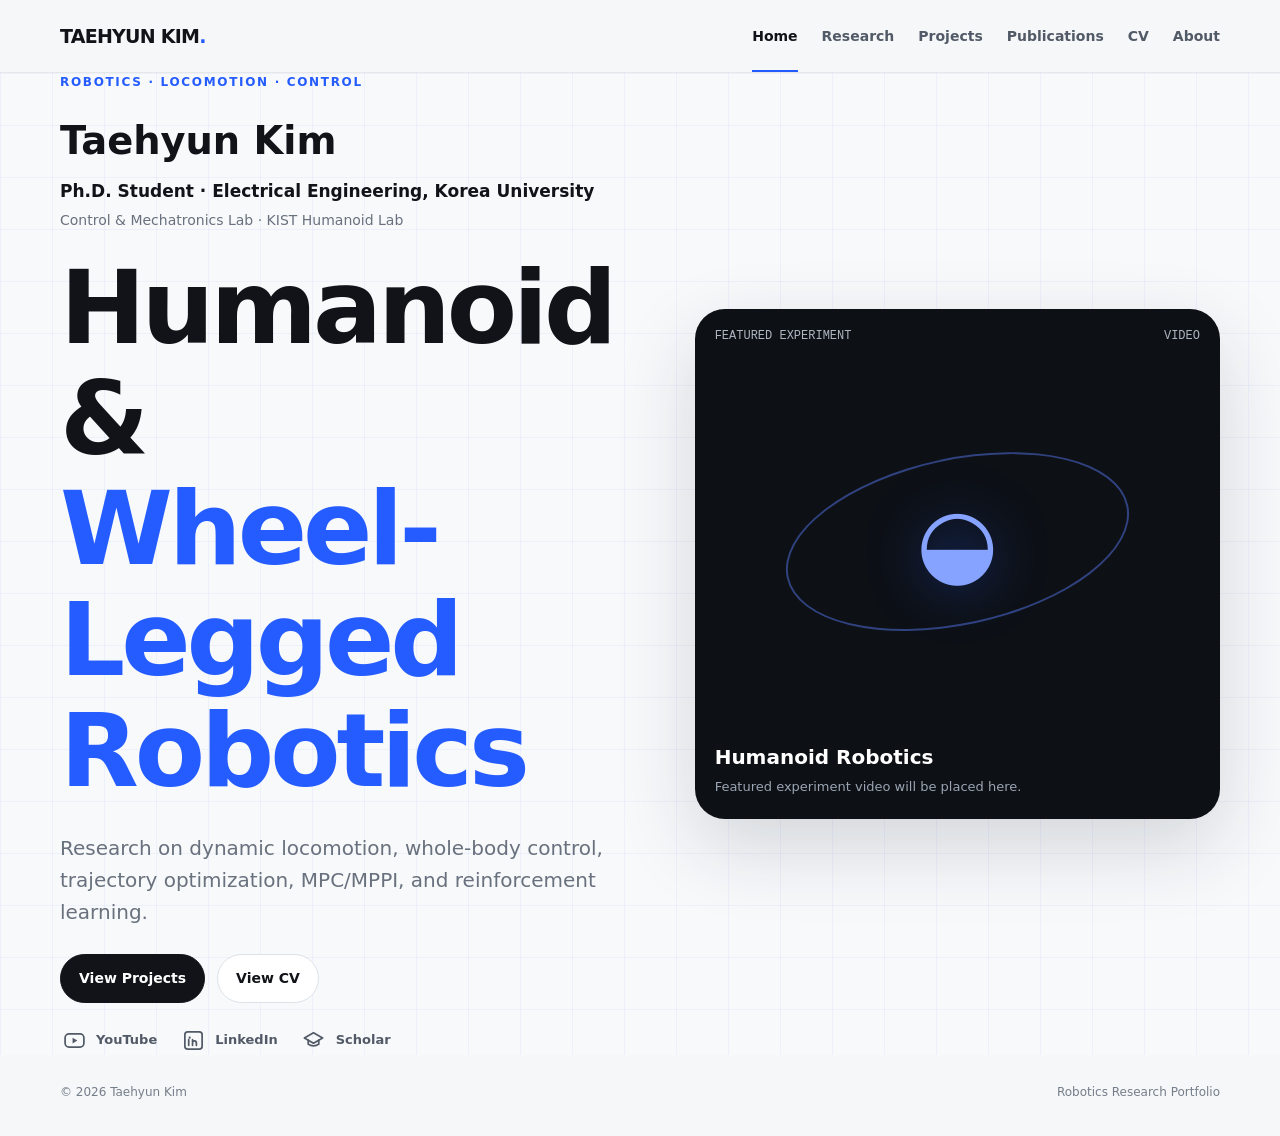
<file: index.html>
<!doctype html>
<html lang="en">
<head>
<meta charset="utf-8">
<meta name="viewport" content="width=device-width,initial-scale=1">
<title>Taehyun Kim | Robotics Research</title>
<meta name="description" content="Taehyun Kim robotics research portfolio">
<link rel="stylesheet" href="styles.css">
<link rel="stylesheet" href="home-social.css">
</head>

<body>
<header>
  <div class="wrap">
    <nav>
      <a class="brand" href="index.html">TAEHYUN KIM<b>.</b></a>
      <div class="links">
        <a class="active" href="index.html">Home</a>
        <a href="research.html">Research</a>
        <a href="projects.html">Projects</a>
        <a href="publications.html">Publications</a>
        <a href="cv.html">CV</a>
        <a href="about.html">About</a>
      </div>
    </nav>
  </div>
</header>

<main>
<section class="hero">
  <div class="wrap hero-grid">

    <div>
      <div class="eyebrow">Robotics · Locomotion · Control</div>

      <div class="identity">
        <div class="name">Taehyun Kim</div>
        <div class="role">Ph.D. Student · Electrical Engineering, Korea University</div>
        <div class="lab">Control &amp; Mechatronics Lab · KIST Humanoid Lab</div>
      </div>

      <h1>Humanoid &amp;<br><span>Wheel-Legged Robotics</span></h1>

      <p class="lead">
        Research on dynamic locomotion, whole-body control,
        trajectory optimization, MPC/MPPI, and reinforcement learning.
      </p>

      <div class="actions">
        <a class="btn primary" href="projects.html">View Projects</a>
        <a class="btn" href="cv.html">View CV</a>
      </div>

      <div class="social-links" aria-label="External profiles">

        <a class="social-link"
           href="https://www.youtube.com/@taehyun-212"
           target="_blank"
           rel="noopener noreferrer"
           aria-label="YouTube">
          <span class="social-icon youtube-icon" aria-hidden="true">
            <svg viewBox="0 0 24 24">
              <rect x="2.2" y="5.2" width="19.6" height="13.6" rx="4"></rect>
              <path d="M10 9l5 3-5 3z"></path>
            </svg>
          </span>
          <span>YouTube</span>
        </a>

        <a class="social-link"
           href="https://www.linkedin.com/in/taehyun-kim-43423030a/"
           target="_blank"
           rel="noopener noreferrer"
           aria-label="LinkedIn">
          <span class="social-icon linkedin-icon" aria-hidden="true">
            <svg viewBox="0 0 24 24">
              <rect x="3" y="3" width="18" height="18" rx="3"></rect>
              <circle cx="8" cy="9" r="1.2"></circle>
              <path d="M7 11.2v5.8M11 11.2v5.8M11 13.8c.8-1.8 4-2.2 4 1v2.2M15 14.2V17"></path>
            </svg>
          </span>
          <span>LinkedIn</span>
        </a>

        <a class="social-link"
           href="https://scholar.google.com/citations?user=WlETwGsAAAAJ&hl=en"
           target="_blank"
           rel="noopener noreferrer"
           aria-label="Google Scholar">
          <span class="social-icon scholar-icon" aria-hidden="true">
            <svg viewBox="0 0 24 24">
              <path d="M2.5 9.4L12 4l9.5 5.4L12 14.8 2.5 9.4z"></path>
              <path d="M6.5 11.7v4.1c2.9 2.3 8.1 2.3 11 0v-4.1"></path>
            </svg>
          </span>
          <span>Scholar</span>
        </a>

      </div>
    </div>

    <div class="hero-media">
      <div class="media-top">
        <span>FEATURED EXPERIMENT</span>
        <span>VIDEO</span>
      </div>

      <div class="media-stage">
        <div class="trajectory"></div>
        <div class="robot-mark">◒</div>
      </div>

      <div class="media-caption">
        <strong>Humanoid Robotics</strong>
        <span>Featured experiment video will be placed here.</span>
      </div>
    </div>

  </div>
</section>
</main>

<footer>
  <div class="wrap foot">
    <span>© 2026 Taehyun Kim</span>
    <span>Robotics Research Portfolio</span>
  </div>
</footer>
</body>
</html>
</file>
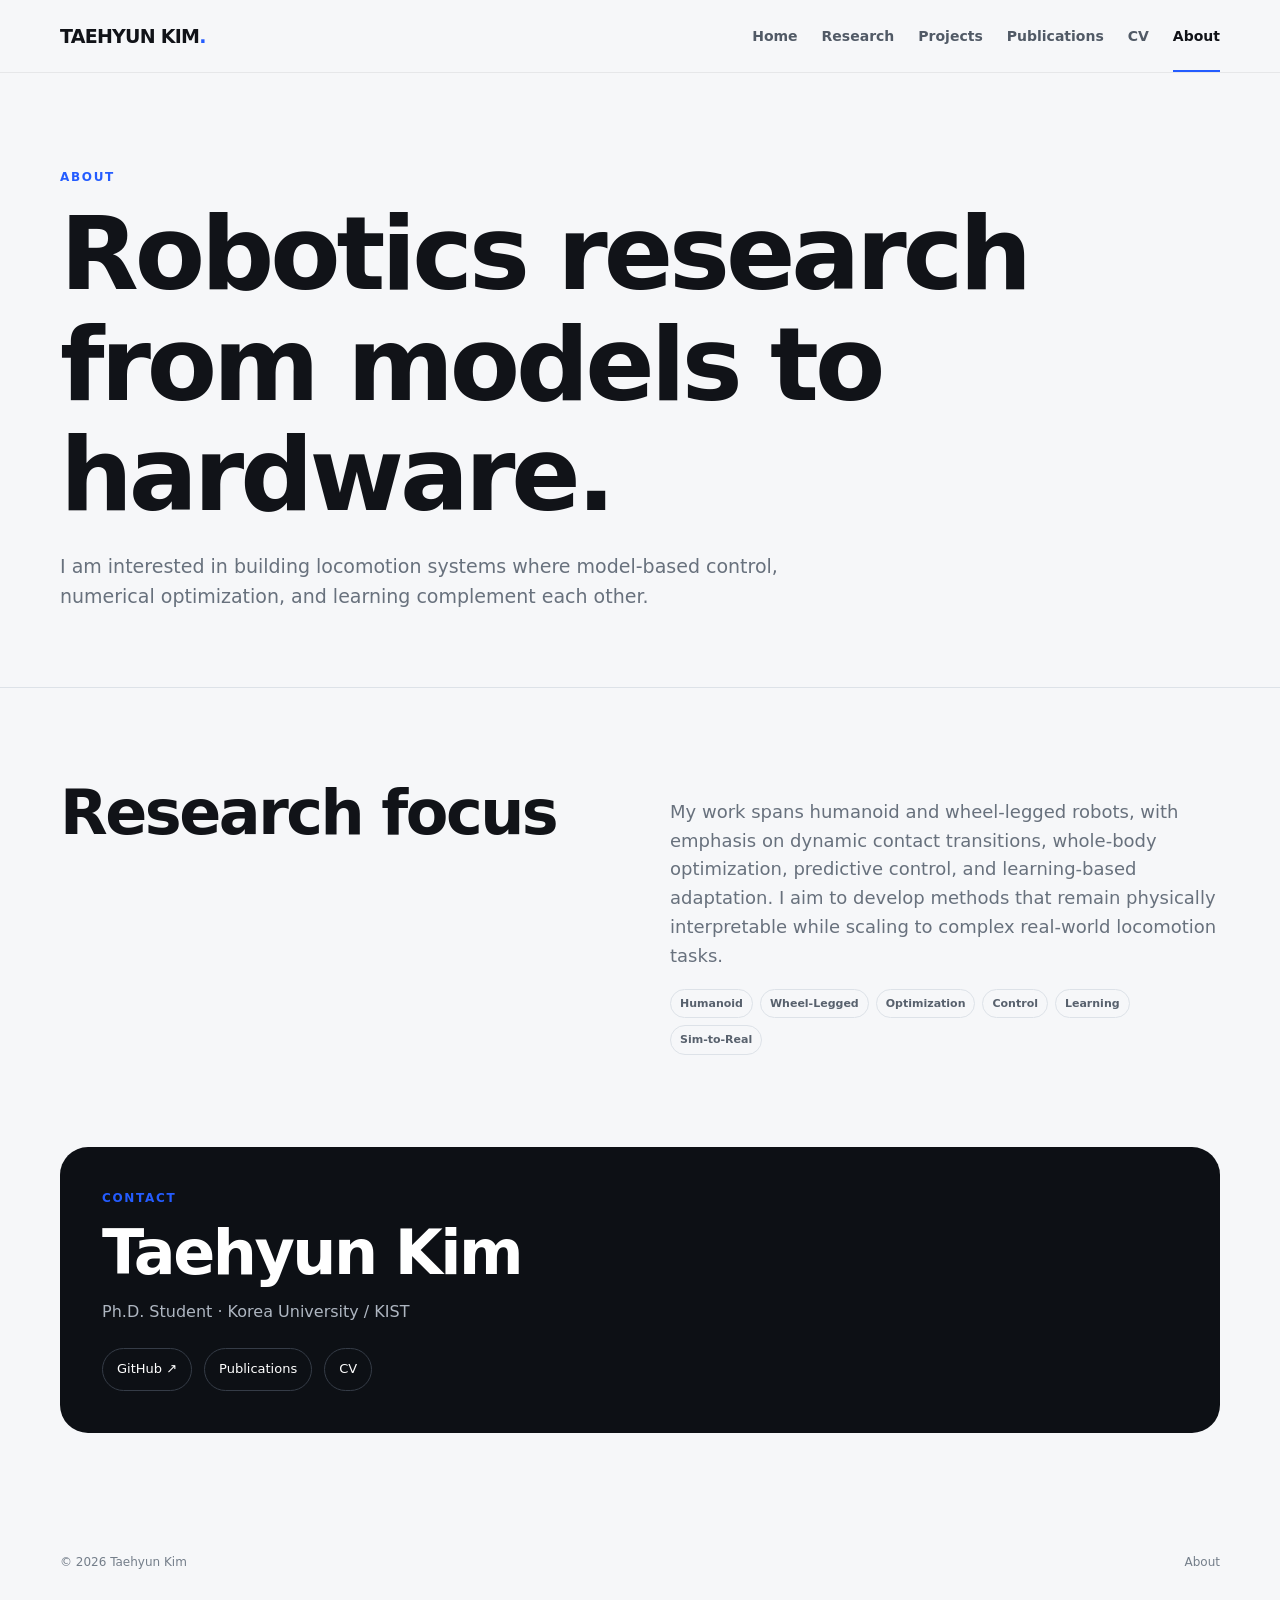
<file: about.html>
<!doctype html><html lang="en"><head><meta charset="utf-8"><meta name="viewport" content="width=device-width,initial-scale=1"><title>About | Taehyun Kim</title><link rel="stylesheet" href="styles.css"></head><body>
<header><div class="wrap"><nav><a class="brand" href="index.html">TAEHYUN KIM<b>.</b></a><div class="links"><a href="index.html">Home</a><a href="research.html">Research</a><a href="projects.html">Projects</a><a href="publications.html">Publications</a><a href="cv.html">CV</a><a class="active" href="about.html">About</a></div></nav></div></header>
<main><section class="page-hero"><div class="wrap"><div class="eyebrow">About</div><h1>Robotics research<br>from models to hardware.</h1><p>I am interested in building locomotion systems where model-based control, numerical optimization, and learning complement each other.</p></div></section>
<section class="section"><div class="wrap about-grid"><div><h2>Research focus</h2></div><div><p>My work spans humanoid and wheel-legged robots, with emphasis on dynamic contact transitions, whole-body optimization, predictive control, and learning-based adaptation. I aim to develop methods that remain physically interpretable while scaling to complex real-world locomotion tasks.</p><div class="tags"><span>Humanoid</span><span>Wheel-Legged</span><span>Optimization</span><span>Control</span><span>Learning</span><span>Sim-to-Real</span></div></div></div></section>
<section class="section" style="padding-top:0"><div class="wrap"><div class="contactbox"><div class="eyebrow">Contact</div><h2>Taehyun Kim</h2><p>Ph.D. Student · Korea University / KIST</p><div class="contactlinks"><a href="https://github.com/taehyunkim98">GitHub ↗</a><a href="publications.html">Publications</a><a href="cv.html">CV</a></div></div></div></section>
</main><footer><div class="wrap foot"><span>© 2026 Taehyun Kim</span><span>About</span></div></footer></body></html>
</file>
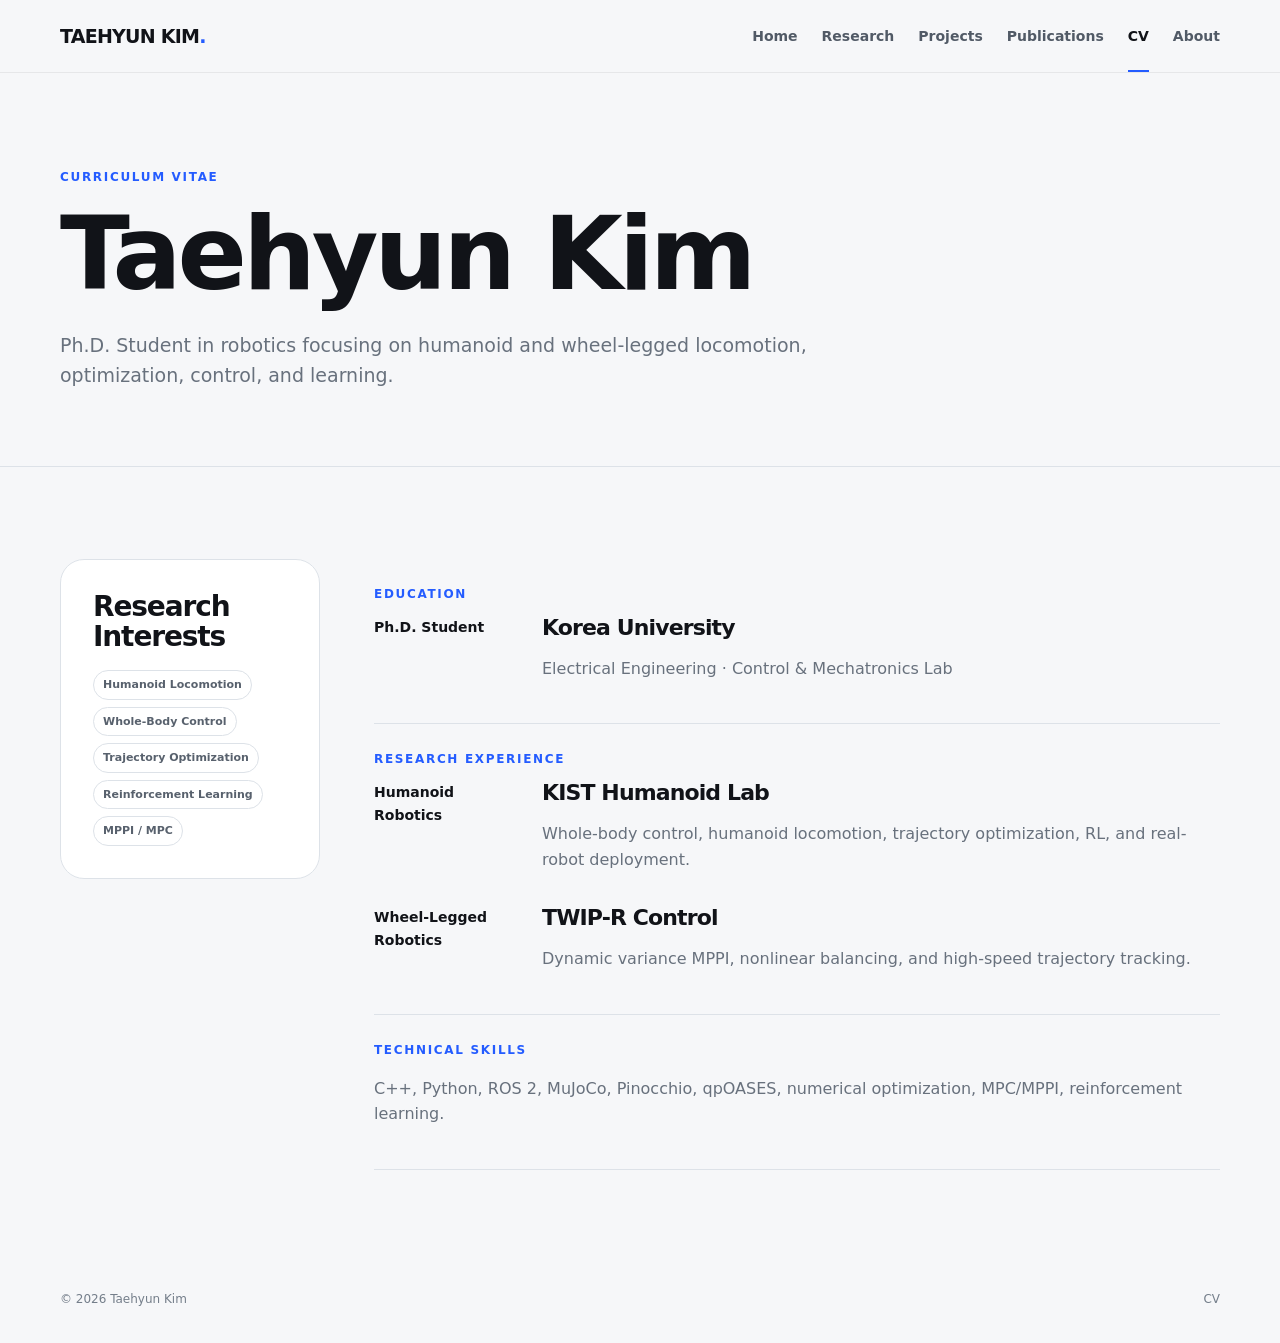
<file: cv.html>
<!doctype html><html lang="en"><head><meta charset="utf-8"><meta name="viewport" content="width=device-width,initial-scale=1"><title>CV | Taehyun Kim</title><link rel="stylesheet" href="styles.css"></head><body>
<header><div class="wrap"><nav><a class="brand" href="index.html">TAEHYUN KIM<b>.</b></a><div class="links"><a href="index.html">Home</a><a href="research.html">Research</a><a href="projects.html">Projects</a><a href="publications.html">Publications</a><a class="active" href="cv.html">CV</a><a href="about.html">About</a></div></nav></div></header>
<main><section class="page-hero"><div class="wrap"><div class="eyebrow">Curriculum Vitae</div><h1>Taehyun Kim</h1><p>Ph.D. Student in robotics focusing on humanoid and wheel-legged locomotion, optimization, control, and learning.</p></div></section>
<section class="section"><div class="wrap cv-grid"><aside class="cv-side"><div class="card"><h3>Research Interests</h3><div class="tags"><span>Humanoid Locomotion</span><span>Whole-Body Control</span><span>Trajectory Optimization</span><span>Reinforcement Learning</span><span>MPPI / MPC</span></div></div></aside><div><div class="cv-block"><div class="eyebrow">Education</div><div class="timeline"><div class="item"><strong>Ph.D. Student</strong><div><h3>Korea University</h3><p>Electrical Engineering · Control &amp; Mechatronics Lab</p></div></div></div></div><div class="cv-block"><div class="eyebrow">Research Experience</div><div class="timeline"><div class="item"><strong>Humanoid Robotics</strong><div><h3>KIST Humanoid Lab</h3><p>Whole-body control, humanoid locomotion, trajectory optimization, RL, and real-robot deployment.</p></div></div><div class="item"><strong>Wheel-Legged Robotics</strong><div><h3>TWIP-R Control</h3><p>Dynamic variance MPPI, nonlinear balancing, and high-speed trajectory tracking.</p></div></div></div></div><div class="cv-block"><div class="eyebrow">Technical Skills</div><p>C++, Python, ROS 2, MuJoCo, Pinocchio, qpOASES, numerical optimization, MPC/MPPI, reinforcement learning.</p></div></div></div></section>
</main><footer><div class="wrap foot"><span>© 2026 Taehyun Kim</span><span>CV</span></div></footer></body></html>
</file>
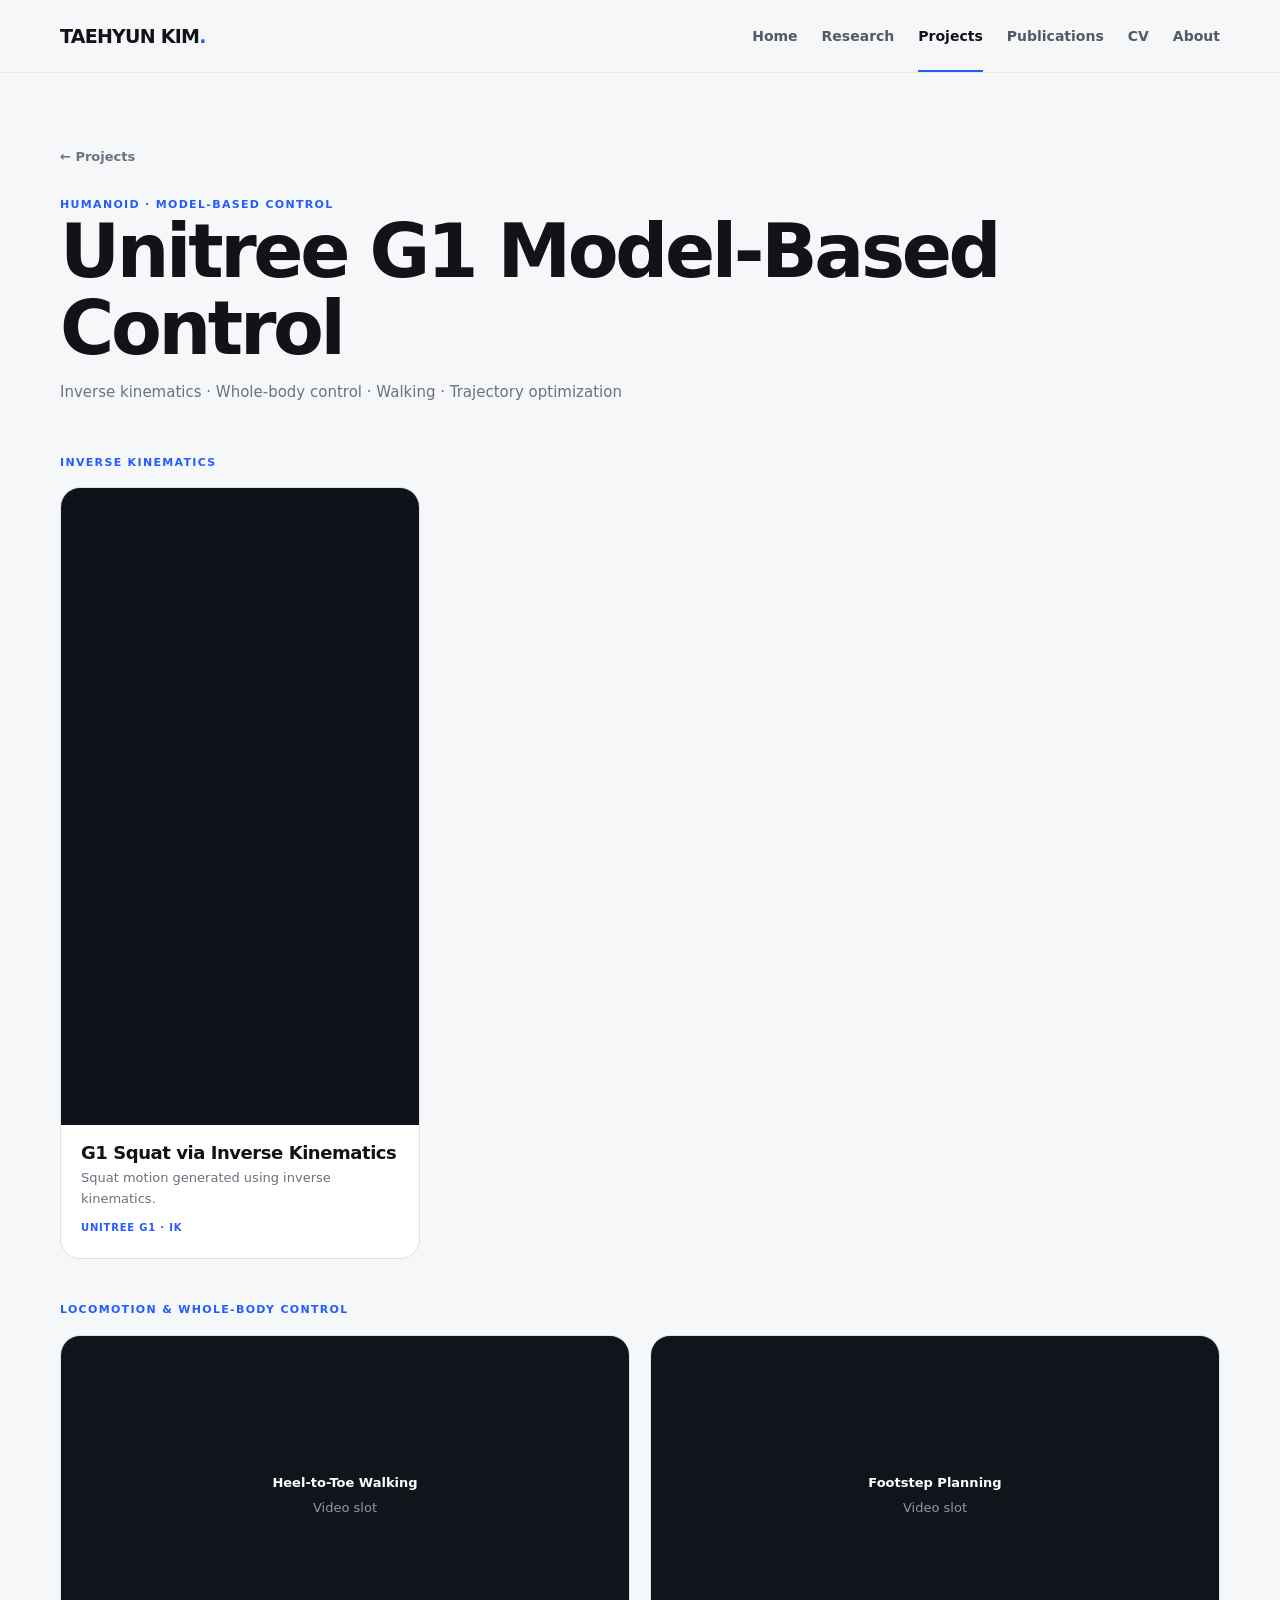
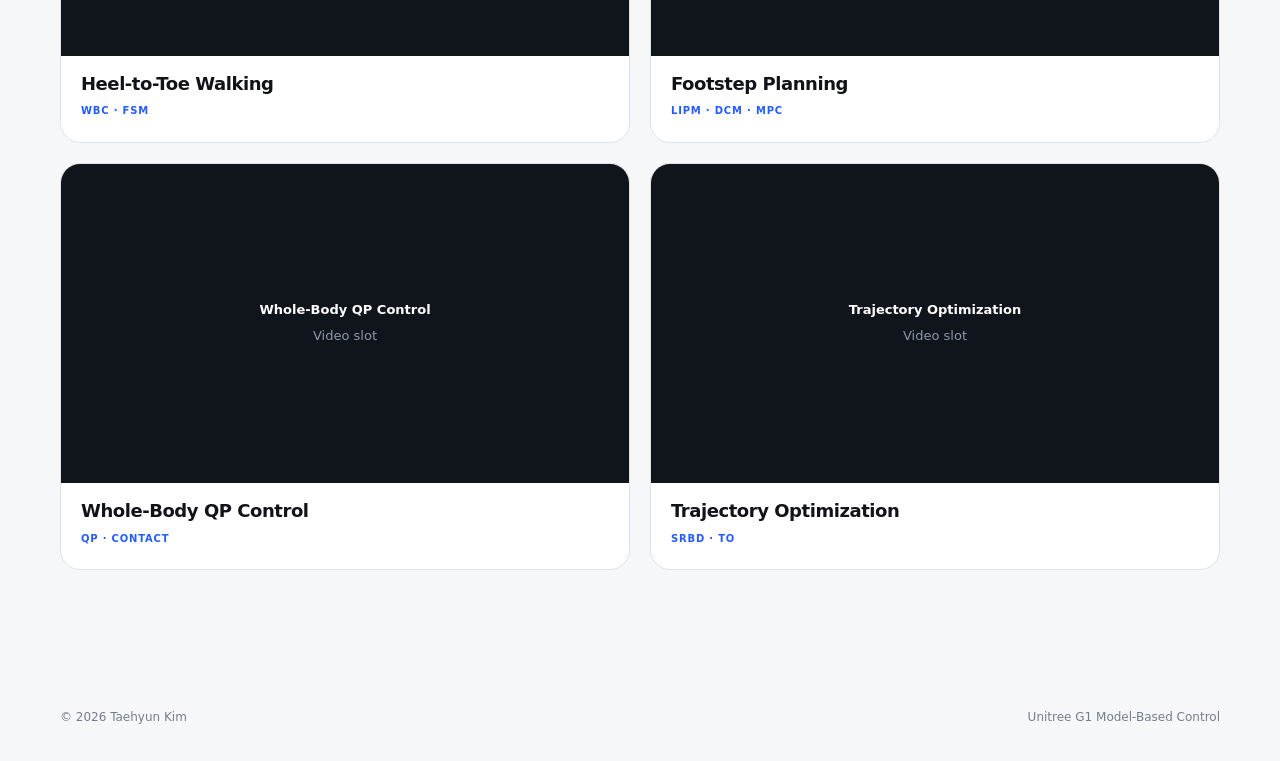
<file: g1-model-based.html>
<!doctype html>
<html lang="en">
<head>
<meta charset="utf-8">
<meta name="viewport" content="width=device-width,initial-scale=1">
<title>Unitree G1 Model-Based Control | Taehyun Kim</title>
<link rel="stylesheet" href="styles.css">
<link rel="stylesheet" href="projects-video.css">
<link rel="stylesheet" href="g1-video-fix.css">
</head>

<body>
<header>
  <div class="wrap">
    <nav>
      <a class="brand" href="index.html">TAEHYUN KIM<b>.</b></a>
      <div class="links">
        <a href="index.html">Home</a>
        <a href="research.html">Research</a>
        <a class="active" href="projects.html">Projects</a>
        <a href="publications.html">Publications</a>
        <a href="cv.html">CV</a>
        <a href="about.html">About</a>
      </div>
    </nav>
  </div>
</header>

<main>
<section class="vp-detail-head">
  <div class="wrap">
    <a class="vp-back" href="projects.html">← Projects</a>
    <div class="vp-kicker">Humanoid · Model-Based Control</div>
    <h1>Unitree G1 Model-Based Control</h1>
    <div class="vp-detail-meta">Inverse kinematics · Whole-body control · Walking · Trajectory optimization</div>
  </div>
</section>

<section class="vp-page" style="padding-top:12px">
<div class="wrap g1-gallery">

  <div>
    <div class="g1-section-label">Inverse Kinematics</div>
    <div class="portrait-gallery">

      <article class="video-card-portrait">
        <div class="video-frame-portrait">
          <iframe
            src="https://www.youtube.com/embed/2kRLv7YBwnQ?playsinline=1"
            title="G1 Squat via Inverse Kinematics"
            loading="lazy"
            allow="accelerometer; autoplay; clipboard-write; encrypted-media; gyroscope; picture-in-picture; web-share"
            allowfullscreen>
          </iframe>
        </div>
        <div class="video-info-clean">
          <h3>G1 Squat via Inverse Kinematics</h3>
          <p>Squat motion generated using inverse kinematics.</p>
          <span class="video-tag-clean">UNITREE G1 · IK</span>
        </div>
      </article>

    </div>
  </div>

  <div>
    <div class="g1-section-label">Locomotion & Whole-Body Control</div>
    <div class="landscape-gallery">

      <article class="video-card-landscape">
        <div class="video-frame-landscape">
          <div><strong>Heel-to-Toe Walking</strong>Video slot</div>
        </div>
        <div class="video-info-clean">
          <h3>Heel-to-Toe Walking</h3>
          <span class="video-tag-clean">WBC · FSM</span>
        </div>
      </article>

      <article class="video-card-landscape">
        <div class="video-frame-landscape">
          <div><strong>Footstep Planning</strong>Video slot</div>
        </div>
        <div class="video-info-clean">
          <h3>Footstep Planning</h3>
          <span class="video-tag-clean">LIPM · DCM · MPC</span>
        </div>
      </article>

      <article class="video-card-landscape">
        <div class="video-frame-landscape">
          <div><strong>Whole-Body QP Control</strong>Video slot</div>
        </div>
        <div class="video-info-clean">
          <h3>Whole-Body QP Control</h3>
          <span class="video-tag-clean">QP · CONTACT</span>
        </div>
      </article>

      <article class="video-card-landscape">
        <div class="video-frame-landscape">
          <div><strong>Trajectory Optimization</strong>Video slot</div>
        </div>
        <div class="video-info-clean">
          <h3>Trajectory Optimization</h3>
          <span class="video-tag-clean">SRBD · TO</span>
        </div>
      </article>

    </div>
  </div>

</div>
</section>
</main>

<footer>
  <div class="wrap foot">
    <span>© 2026 Taehyun Kim</span>
    <span>Unitree G1 Model-Based Control</span>
  </div>
</footer>
</body>
</html>
</file>
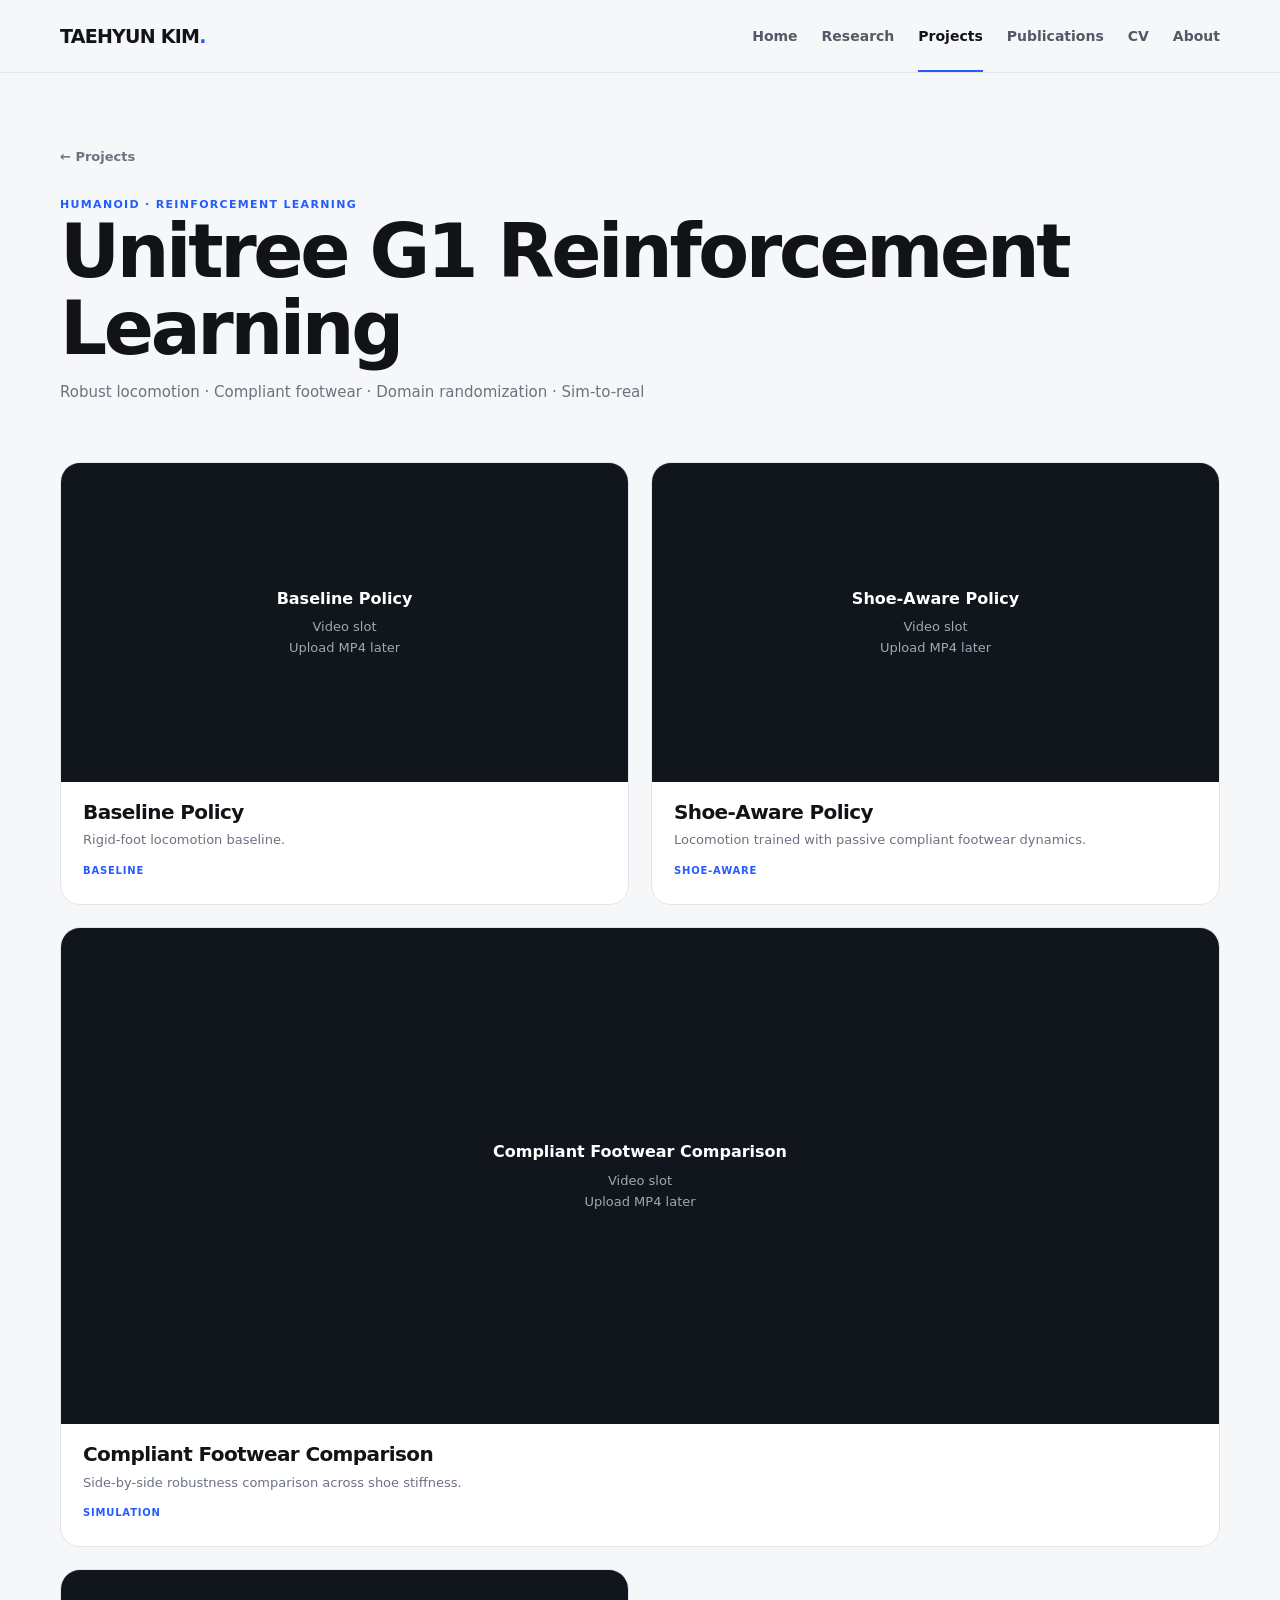
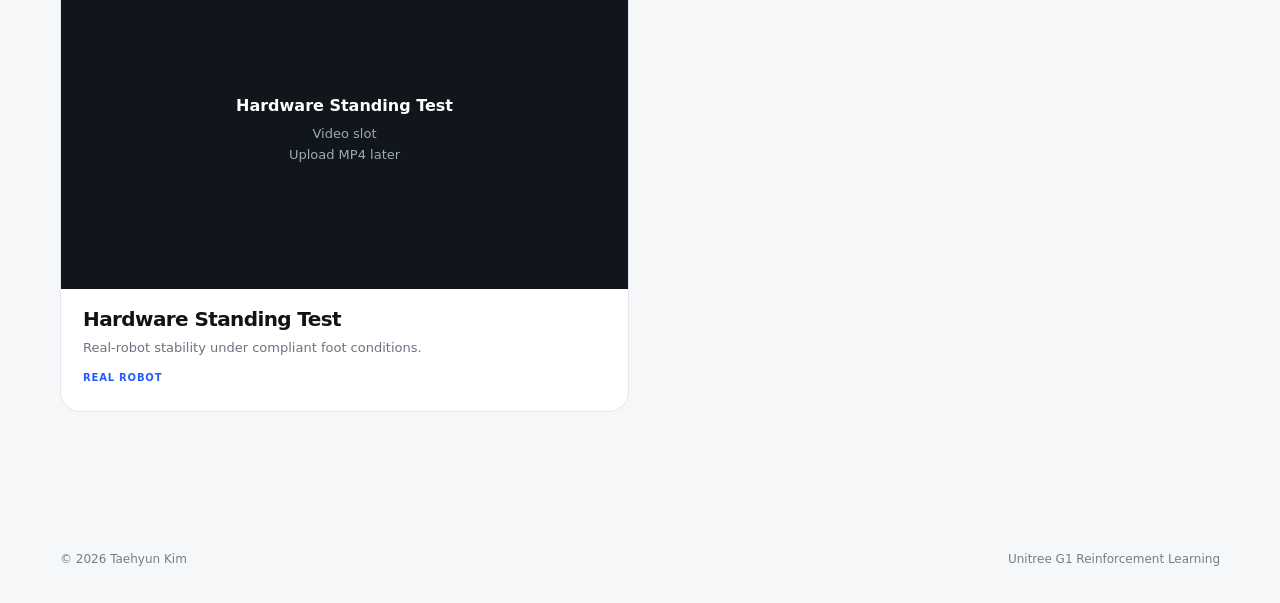
<file: g1-rl.html>
<!doctype html>
<html lang="en">
<head>
<meta charset="utf-8">
<meta name="viewport" content="width=device-width,initial-scale=1">
<title>Unitree G1 Reinforcement Learning | Taehyun Kim</title>
<link rel="stylesheet" href="styles.css">
<link rel="stylesheet" href="projects-video.css">
</head>
<body>
<header><div class="wrap"><nav>
<a class="brand" href="index.html">TAEHYUN KIM<b>.</b></a>
<div class="links">
<a href="index.html">Home</a>
<a href="research.html">Research</a>
<a class="active" href="projects.html">Projects</a>
<a href="publications.html">Publications</a>
<a href="cv.html">CV</a>
<a href="about.html">About</a>
</div></nav></div></header>

<main>
<section class="vp-detail-head"><div class="wrap">
<a class="vp-back" href="projects.html">← Projects</a>
<div class="vp-kicker">Humanoid · Reinforcement Learning</div>
<h1>Unitree G1 Reinforcement Learning</h1>
<div class="vp-detail-meta">Robust locomotion · Compliant footwear · Domain randomization · Sim-to-real</div>
</div></section>

<section class="vp-page" style="padding-top:20px"><div class="wrap">
<div class="vp-video-grid">

        <article class="vp-video-card">
          <div class="vp-video-frame"><div><strong>Baseline Policy</strong>Video slot<br>Upload MP4 later</div></div>
          <div class="vp-video-info">
            <h3>Baseline Policy</h3>
            <p>Rigid-foot locomotion baseline.</p>
            <span class="tag">BASELINE</span>
          </div>
        </article>
        <article class="vp-video-card">
          <div class="vp-video-frame"><div><strong>Shoe-Aware Policy</strong>Video slot<br>Upload MP4 later</div></div>
          <div class="vp-video-info">
            <h3>Shoe-Aware Policy</h3>
            <p>Locomotion trained with passive compliant footwear dynamics.</p>
            <span class="tag">SHOE-AWARE</span>
          </div>
        </article>
        <article class="vp-video-card vp-wide">
          <div class="vp-video-frame"><div><strong>Compliant Footwear Comparison</strong>Video slot<br>Upload MP4 later</div></div>
          <div class="vp-video-info">
            <h3>Compliant Footwear Comparison</h3>
            <p>Side-by-side robustness comparison across shoe stiffness.</p>
            <span class="tag">SIMULATION</span>
          </div>
        </article>
        <article class="vp-video-card">
          <div class="vp-video-frame"><div><strong>Hardware Standing Test</strong>Video slot<br>Upload MP4 later</div></div>
          <div class="vp-video-info">
            <h3>Hardware Standing Test</h3>
            <p>Real-robot stability under compliant foot conditions.</p>
            <span class="tag">REAL ROBOT</span>
          </div>
        </article>
</div>
</div></section>
</main>

<footer><div class="wrap foot"><span>© 2026 Taehyun Kim</span><span>Unitree G1 Reinforcement Learning</span></div></footer>
</body>
</html>
</file>
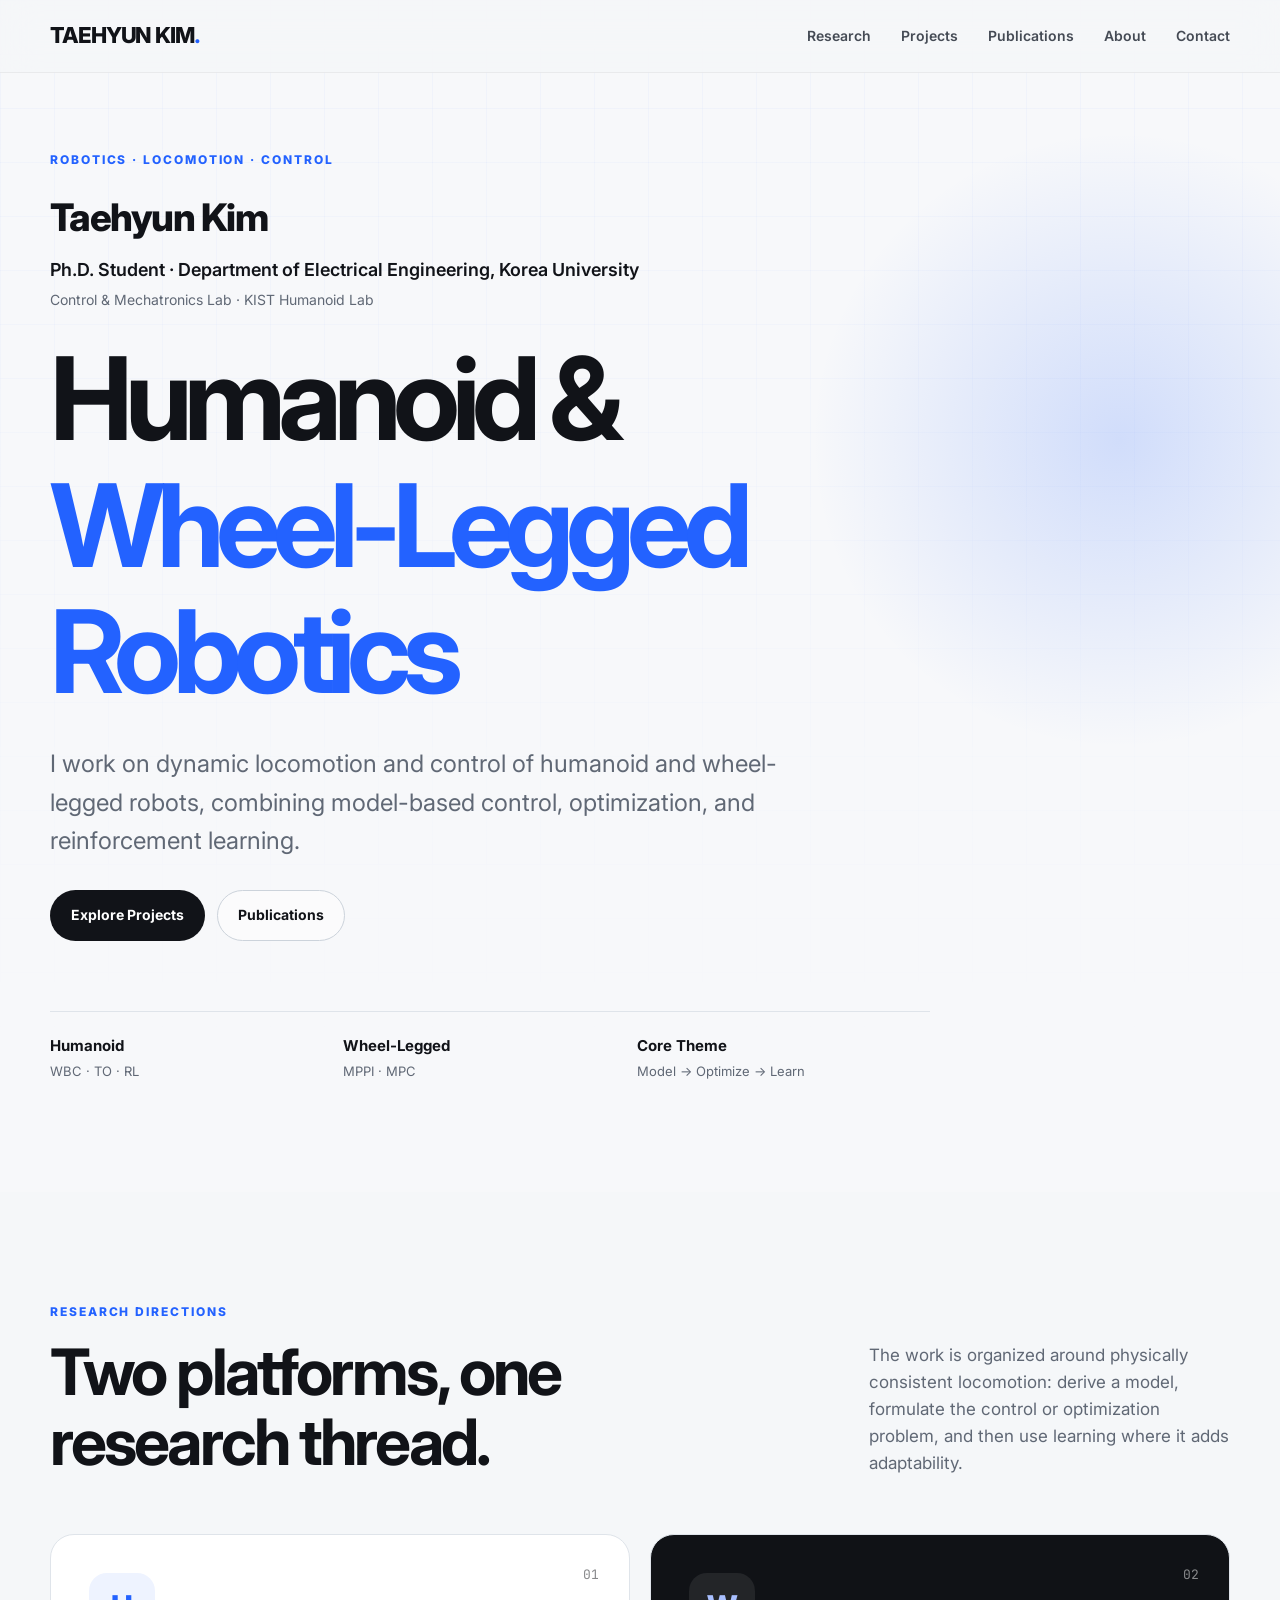
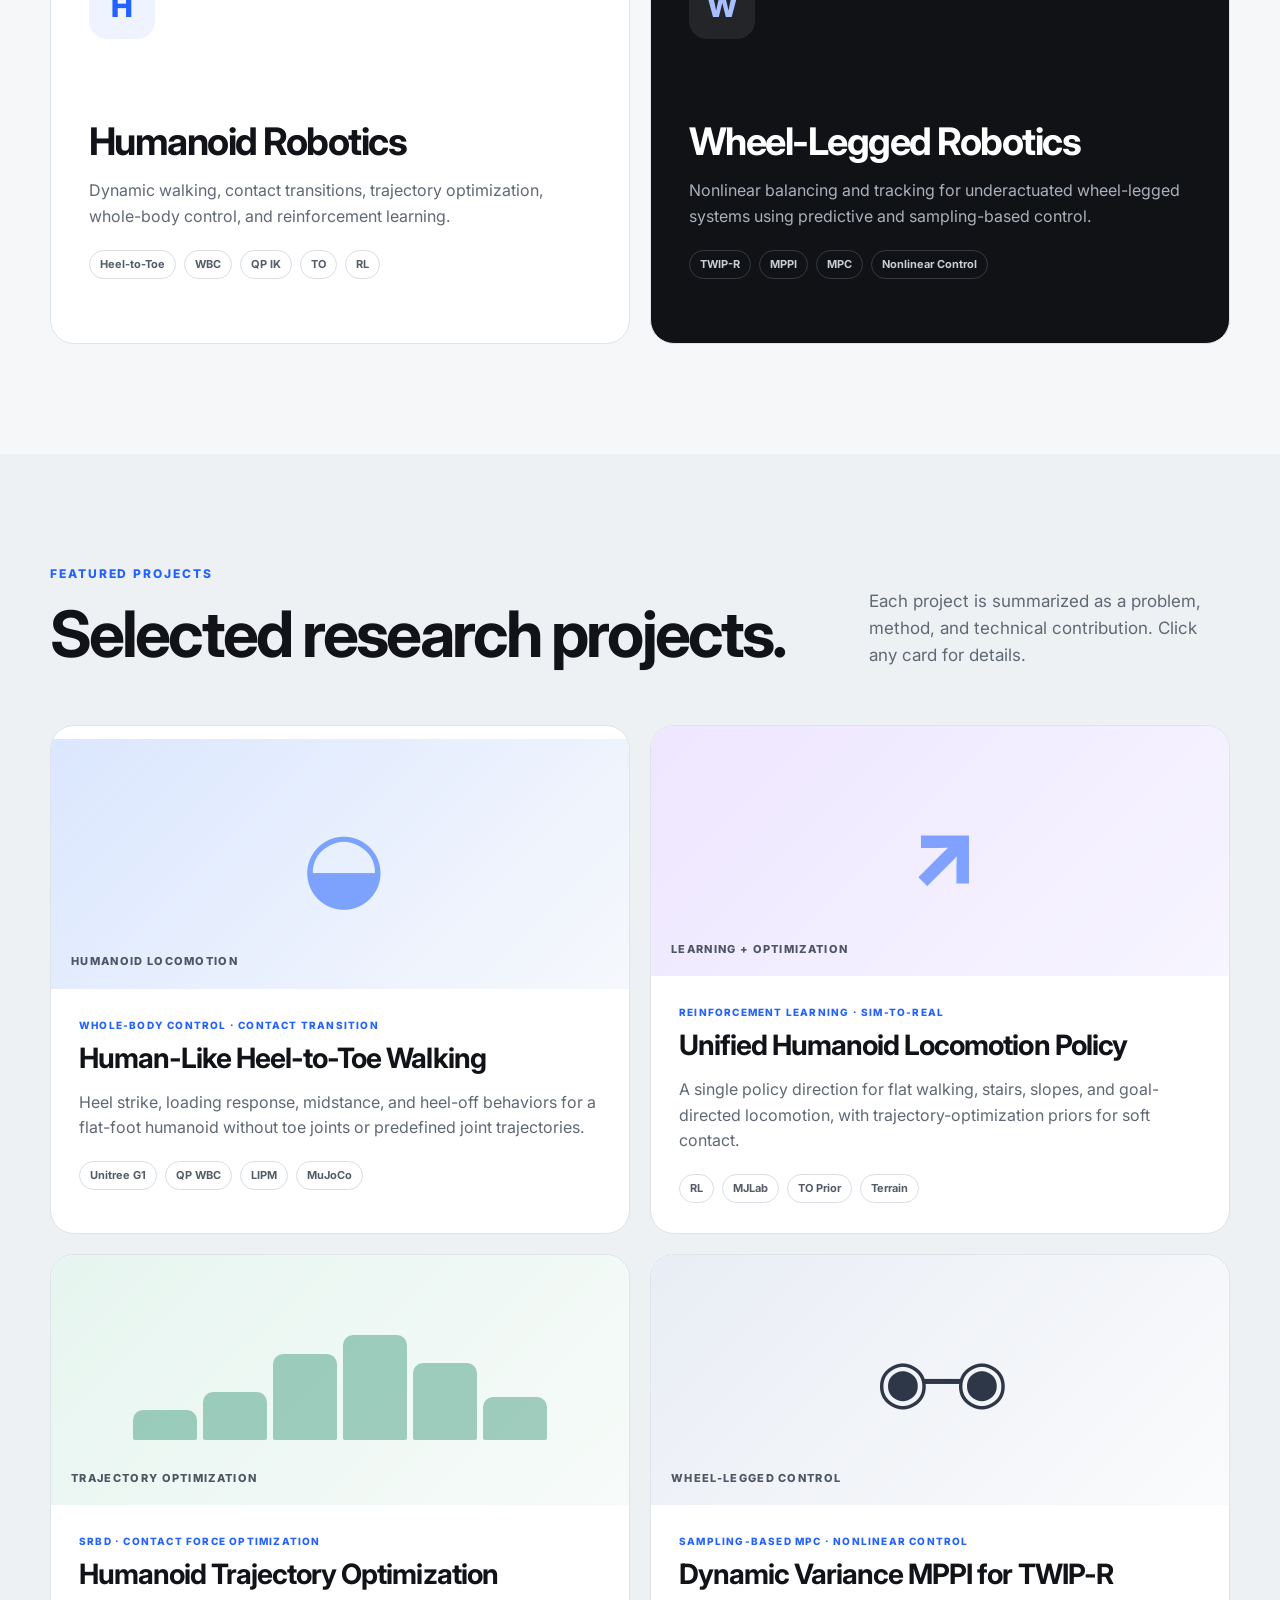
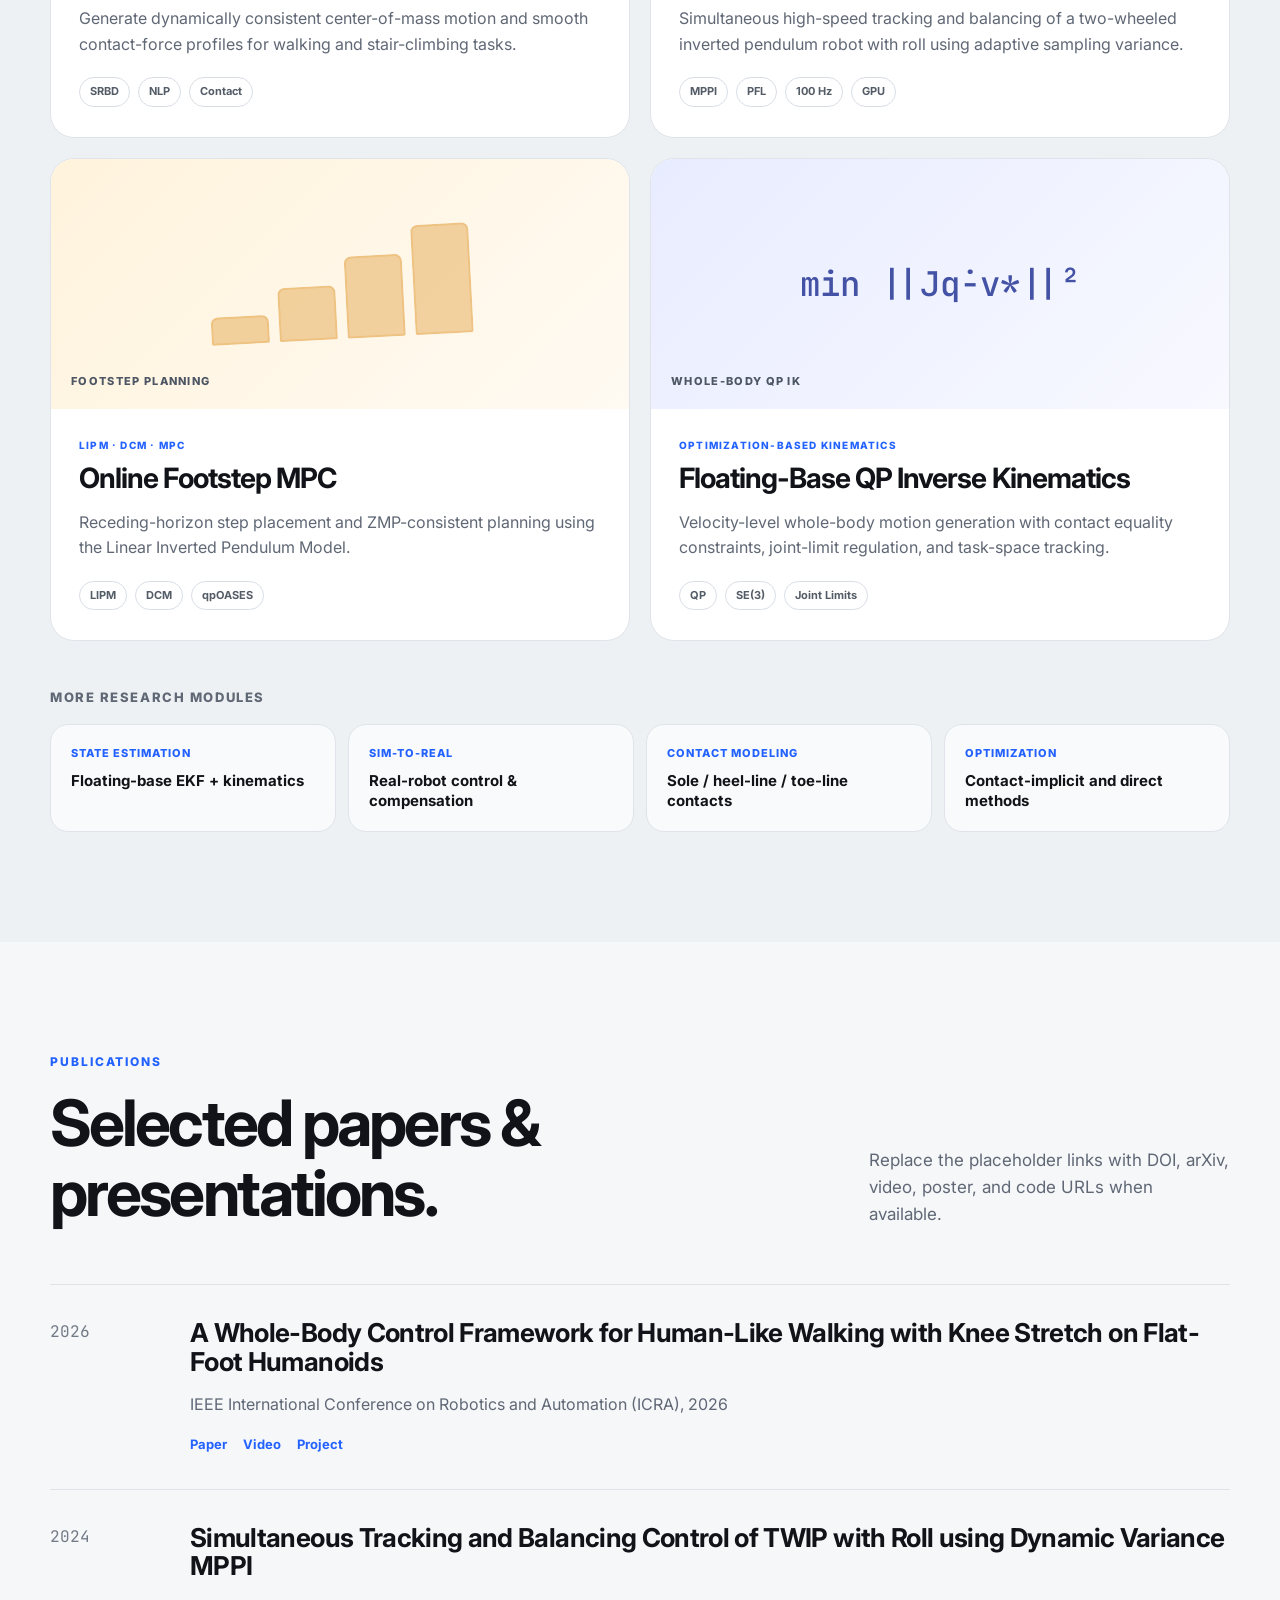
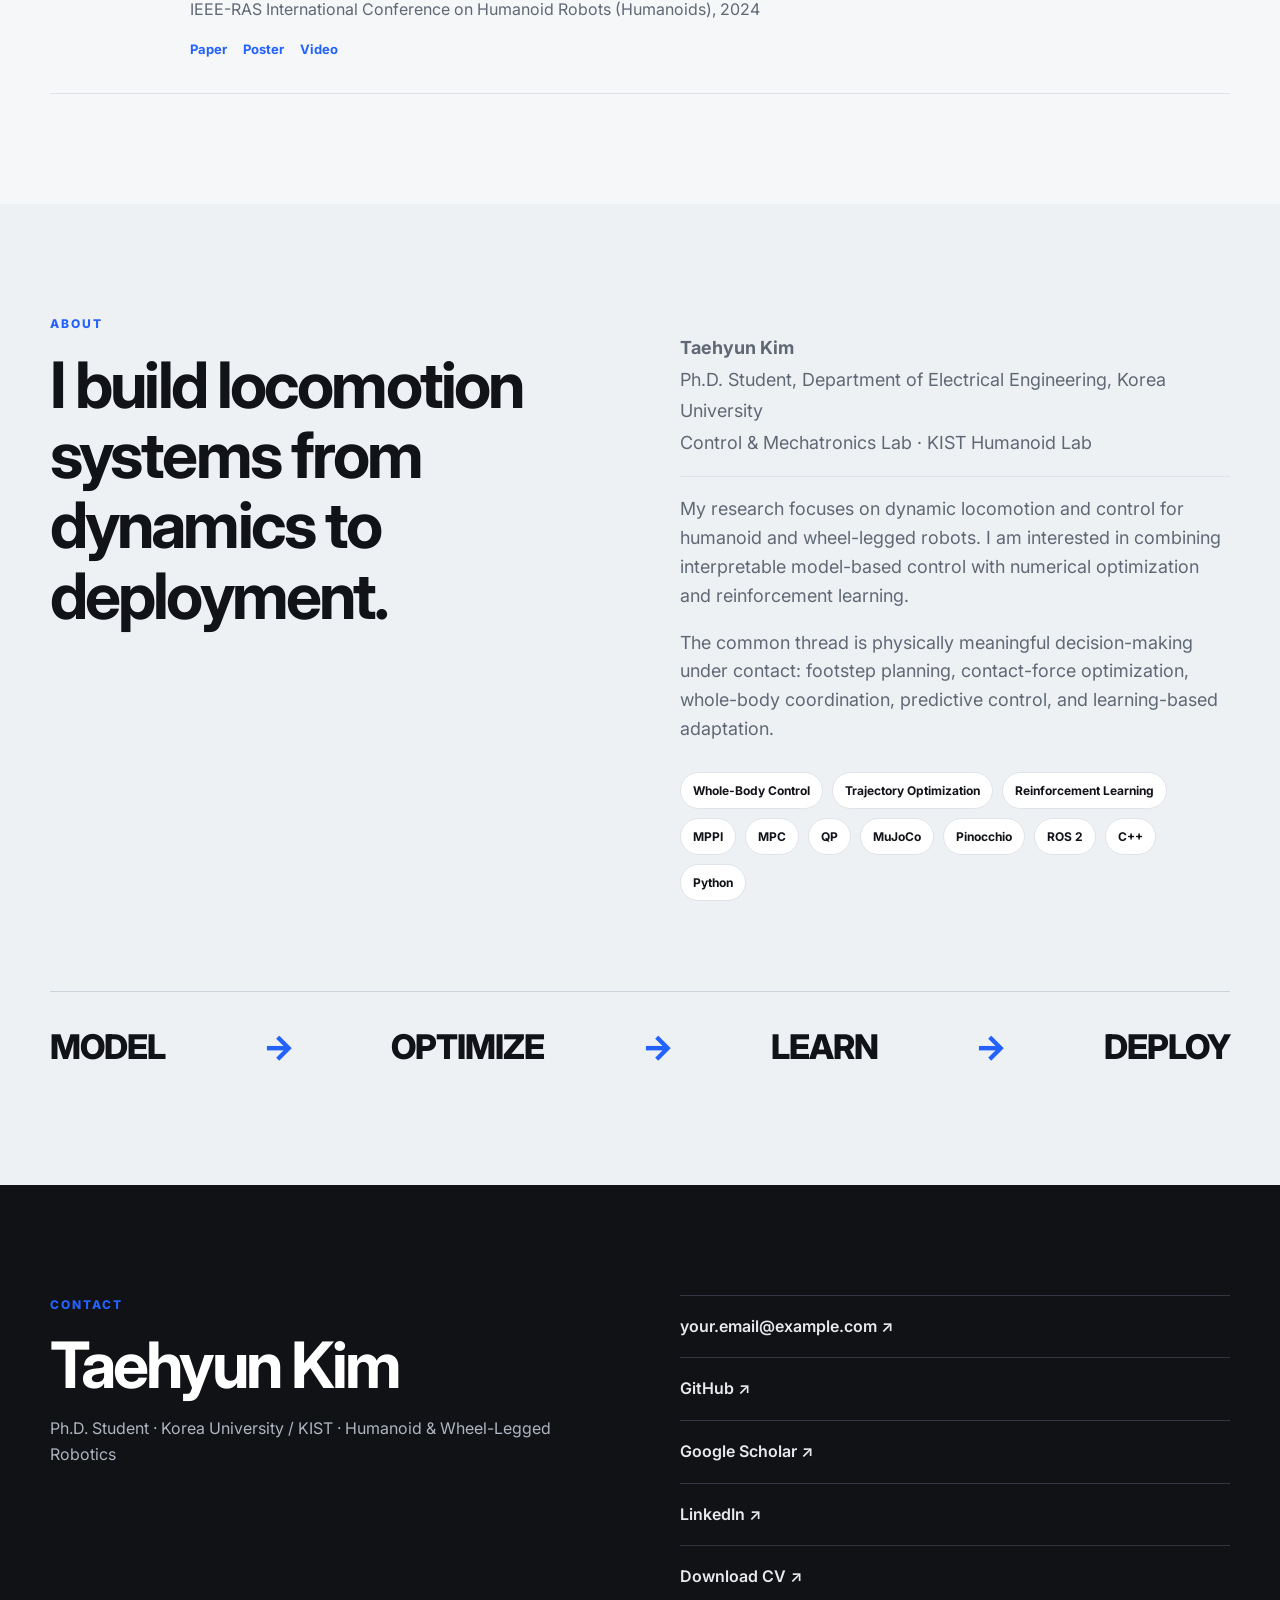
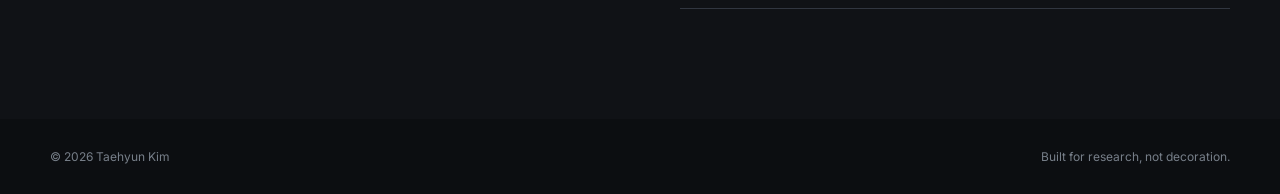
<file: portfolio_single.html>
<!DOCTYPE html>
<html lang="en">
<head>
  <meta charset="UTF-8" />
  <meta name="viewport" content="width=device-width, initial-scale=1.0" />
  <meta name="description" content="Robotics research portfolio focused on humanoid and wheel-legged locomotion, whole-body control, trajectory optimization, MPC, MPPI, and reinforcement learning." />
  <title>Taehyun Kim | Robotics Research Portfolio</title>
  <link rel="preconnect" href="https://fonts.googleapis.com">
  <link rel="preconnect" href="https://fonts.gstatic.com" crossorigin>
  <link href="https://fonts.googleapis.com/css2?family=Inter:wght@400;500;600;700;800&family=JetBrains+Mono:wght@400;500&display=swap" rel="stylesheet">
  <style>
:root {
  --bg: #f5f7f9;
  --paper: #ffffff;
  --ink: #111318;
  --muted: #606875;
  --line: #dfe4ea;
  --accent: #2362ff;
  --accent-2: #8b5cf6;
  --dark: #101216;
  --radius: 24px;
}

* { box-sizing: border-box; }
html { scroll-behavior: smooth; }
body {
  margin: 0;
  font-family: Inter, system-ui, -apple-system, BlinkMacSystemFont, "Segoe UI", sans-serif;
  background: var(--bg);
  color: var(--ink);
  line-height: 1.6;
}

button, a { font: inherit; }
a { color: inherit; text-decoration: none; }
button { color: inherit; }
.container { width: min(1180px, calc(100% - 40px)); margin: 0 auto; }
.section { padding: 110px 0; position: relative; }
.section-alt { background: #eef1f4; }
.eyebrow {
  font-size: 12px;
  font-weight: 800;
  letter-spacing: 0.16em;
  color: var(--accent);
  margin-bottom: 16px;
}
h1, h2, h3 { line-height: 1.1; margin: 0; }
h2 { font-size: clamp(36px, 5vw, 64px); letter-spacing: -0.045em; }

.progress {
  position: fixed; top: 0; left: 0; height: 3px; width: 0;
  background: linear-gradient(90deg, var(--accent), var(--accent-2));
  z-index: 1000;
}

.site-header {
  position: fixed; top: 0; left: 0; right: 0; z-index: 100;
  backdrop-filter: blur(18px);
  background: rgba(245,247,249,.78);
  border-bottom: 1px solid rgba(17,19,24,.06);
}
.nav-wrap { height: 72px; display: flex; align-items: center; justify-content: space-between; }
.brand { font-size: 22px; font-weight: 800; letter-spacing: -0.05em; }
.brand span { color: var(--accent); }
.nav { display: flex; gap: 30px; font-size: 14px; font-weight: 600; color: #454b55; }
.nav a:hover { color: var(--accent); }
.menu-btn { display: none; border: 0; background: transparent; font-size: 24px; cursor: pointer; }

.hero { min-height: 96vh; display: flex; align-items: center; overflow: hidden; padding-top: 150px; background: #f7f8fa; }
.hero-grid {
  position: absolute; inset: 0; opacity: .5;
  background-image: linear-gradient(rgba(35,98,255,.07) 1px, transparent 1px), linear-gradient(90deg, rgba(35,98,255,.07) 1px, transparent 1px);
  background-size: 54px 54px;
  mask-image: linear-gradient(to bottom, black, transparent 90%);
}
.hero::after {
  content: ""; position: absolute; width: 640px; height: 640px; border-radius: 50%;
  right: -160px; top: 120px; background: radial-gradient(circle, rgba(35,98,255,.18), transparent 68%);
}
.hero-content { position: relative; z-index: 2; }
.researcher-identity { margin: 18px 0 24px; }
.researcher-name { font-size: clamp(24px, 3vw, 38px); font-weight: 800; letter-spacing: -0.04em; }
.researcher-affiliation { margin-top: 8px; font-size: clamp(15px, 1.4vw, 18px); font-weight: 600; color: var(--text); }
.researcher-lab { margin-top: 4px; font-size: 14px; color: var(--muted); }
.about-identity { padding-bottom: 18px; margin-bottom: 18px; border-bottom: 1px solid var(--line); line-height: 1.75; }

.hero h1 { font-size: clamp(64px, 9vw, 126px); letter-spacing: -0.07em; max-width: 1050px; }
.hero h1 span { color: var(--accent); }
.hero-copy { font-size: clamp(18px, 2vw, 24px); max-width: 760px; color: var(--muted); margin: 30px 0; }
.hero-actions { display: flex; gap: 12px; flex-wrap: wrap; }
.btn { display: inline-flex; align-items: center; justify-content: center; border-radius: 999px; padding: 13px 20px; font-size: 14px; font-weight: 700; border: 1px solid transparent; }
.btn.primary { background: var(--ink); color: white; }
.btn.primary:hover { background: var(--accent); }
.btn.ghost { border-color: #ccd3db; background: rgba(255,255,255,.55); }
.btn.ghost:hover { border-color: var(--ink); }
.hero-metrics { display: grid; grid-template-columns: repeat(3, 1fr); max-width: 880px; margin-top: 70px; border-top: 1px solid var(--line); }
.hero-metrics div { padding: 22px 28px 0 0; display: flex; flex-direction: column; gap: 3px; }
.hero-metrics strong { font-size: 15px; }
.hero-metrics span { color: var(--muted); font-size: 13px; }

.section-head { display: grid; grid-template-columns: 1.35fr .65fr; gap: 70px; align-items: end; margin-bottom: 56px; }
.section-head > p { margin: 0; color: var(--muted); font-size: 17px; }

.track-grid { display: grid; grid-template-columns: 1fr 1fr; gap: 20px; }
.track-card { position: relative; min-height: 410px; border-radius: var(--radius); padding: 38px; background: var(--paper); border: 1px solid var(--line); overflow: hidden; }
.track-card.dark { background: var(--dark); color: white; }
.track-index { position: absolute; top: 30px; right: 30px; font-family: "JetBrains Mono", monospace; font-size: 13px; opacity: .5; }
.track-icon { width: 66px; height: 66px; display: grid; place-items: center; border-radius: 18px; background: #eef3ff; color: var(--accent); font-size: 30px; font-weight: 800; }
.track-card.dark .track-icon { background: rgba(255,255,255,.08); color: #a8bfff; }
.track-card h3 { margin-top: 82px; font-size: 38px; letter-spacing: -0.04em; }
.track-card p { color: var(--muted); max-width: 570px; }
.track-card.dark p { color: #aab1bb; }
.tag-row { display: flex; flex-wrap: wrap; gap: 8px; margin-top: 20px; }
.tag-row span { border: 1px solid #d9dee5; border-radius: 999px; padding: 5px 10px; font-size: 11px; font-weight: 700; color: #545c67; background: rgba(255,255,255,.65); }
.track-card.dark .tag-row span { border-color: #353a43; color: #c9ced5; background: transparent; }

.project-grid { display: grid; grid-template-columns: repeat(2, 1fr); gap: 20px; }
.project-card { text-align: left; border: 1px solid var(--line); padding: 0; border-radius: 24px; overflow: hidden; background: var(--paper); cursor: pointer; transition: transform .22s ease, box-shadow .22s ease; }
.project-card:hover { transform: translateY(-5px); box-shadow: 0 18px 60px rgba(19,30,50,.10); }
.project-card.featured { grid-column: span 1; }
.project-visual { height: 250px; position: relative; padding: 24px; display: flex; align-items: center; justify-content: center; overflow: hidden; }
.visual-humanoid { background: linear-gradient(135deg, #dbe7ff, #f6f8fc); }
.visual-rl { background: linear-gradient(135deg, #eee6ff, #f7f5ff); }
.visual-to { background: linear-gradient(135deg, #e6f5ef, #f7fbf9); }
.visual-wheel { background: linear-gradient(135deg, #e9edf5, #fafbfc); }
.visual-mpc { background: linear-gradient(135deg, #fff3dc, #fffaf2); }
.visual-qp { background: linear-gradient(135deg, #e8ecff, #f8f9ff); }
.visual-label { position: absolute; left: 20px; bottom: 18px; font-size: 11px; font-weight: 800; letter-spacing: .12em; text-transform: uppercase; color: #4d5663; }
.robot-silhouette { font-size: 96px; font-weight: 800; color: rgba(35,98,255,.55); letter-spacing: -.08em; }
.robot-silhouette.wheel { font-size: 60px; color: #2e3747; }
.mini-plot { width: 78%; height: 120px; display: flex; align-items: end; gap: 6px; }
.mini-plot i { flex: 1; background: rgba(0,120,80,.35); border-radius: 10px 10px 2px 2px; }
.mini-plot i:nth-child(1){height:25%}.mini-plot i:nth-child(2){height:40%}.mini-plot i:nth-child(3){height:72%}.mini-plot i:nth-child(4){height:88%}.mini-plot i:nth-child(5){height:64%}.mini-plot i:nth-child(6){height:36%}
.steps { display: flex; align-items: end; gap: 10px; transform: rotate(-3deg); }
.steps b { width: 58px; background: rgba(213,129,0,.32); border: 2px solid rgba(213,129,0,.18); border-radius: 7px 7px 2px 2px; }
.steps b:nth-child(1){height:28px}.steps b:nth-child(2){height:54px}.steps b:nth-child(3){height:82px}.steps b:nth-child(4){height:110px}
.equation { font-family: "JetBrains Mono", monospace; font-size: clamp(18px, 3vw, 34px); font-weight: 500; color: #4352a4; }
.project-body { padding: 28px 28px 30px; }
.project-meta { font-size: 10px; font-weight: 800; letter-spacing: .12em; color: var(--accent); margin-bottom: 10px; }
.project-body h3 { font-size: 28px; letter-spacing: -.035em; }
.project-body p { color: var(--muted); margin-bottom: 0; }

.more-title { margin: 46px 0 16px; font-size: 13px; font-weight: 800; letter-spacing: .12em; text-transform: uppercase; color: #606875; }
.mini-grid { display: grid; grid-template-columns: repeat(4, 1fr); gap: 12px; }
.mini-card { padding: 20px; border: 1px solid var(--line); border-radius: 18px; background: rgba(255,255,255,.65); }
.mini-card span { display: block; font-size: 11px; color: var(--accent); font-weight: 800; text-transform: uppercase; letter-spacing: .09em; margin-bottom: 8px; }
.mini-card strong { font-size: 15px; line-height: 1.35; display: block; }

.pub-list { border-top: 1px solid var(--line); }
.pub-item { display: grid; grid-template-columns: 110px 1fr; gap: 30px; padding: 34px 0; border-bottom: 1px solid var(--line); }
.pub-year { font-family: "JetBrains Mono", monospace; color: #737b86; }
.pub-main h3 { font-size: 26px; letter-spacing: -.025em; }
.pub-main p { color: var(--muted); }
.pub-links { display: flex; gap: 16px; font-size: 13px; font-weight: 700; }
.pub-links a { color: var(--accent); }

.about-grid { display: grid; grid-template-columns: 1fr 1fr; gap: 80px; }
.about-copy p { color: var(--muted); font-size: 18px; }
.skill-cloud { display: flex; flex-wrap: wrap; gap: 9px; margin-top: 28px; }
.skill-cloud span { padding: 8px 12px; border-radius: 999px; background: white; border: 1px solid var(--line); font-size: 12px; font-weight: 700; }
.philosophy { margin-top: 90px; }
.philosophy-line { padding: 28px 0 0; border-top: 1px solid #cdd3da; display: flex; justify-content: space-between; align-items: center; font-size: clamp(18px, 3vw, 34px); font-weight: 800; letter-spacing: -.03em; }
.philosophy-line i { color: var(--accent); font-style: normal; }

.contact-section { background: var(--dark); color: white; }
.contact-card { display: grid; grid-template-columns: 1fr 1fr; gap: 80px; align-items: start; }
.contact-card h2 { font-size: clamp(40px, 5vw, 66px); }
.contact-card p { color: #aeb5c0; }
.contact-links { display: flex; flex-direction: column; border-top: 1px solid #313640; }
.contact-links a { padding: 18px 0; border-bottom: 1px solid #313640; font-weight: 600; color: #e7e9ed; }
.contact-links a:hover { color: #8faaff; }

footer { background: #0c0e11; color: #777f89; padding: 28px 0; font-size: 12px; }
.footer-wrap { display: flex; justify-content: space-between; gap: 20px; }

.modal { position: fixed; inset: 0; z-index: 500; display: none; }
.modal.open { display: block; }
.modal-backdrop { position: absolute; inset: 0; background: rgba(6,8,12,.62); backdrop-filter: blur(8px); }
.modal-panel { position: absolute; right: 0; top: 0; bottom: 0; width: min(700px, 100%); background: white; padding: 70px 54px; overflow-y: auto; box-shadow: -30px 0 80px rgba(0,0,0,.18); }
.modal-close { position: absolute; top: 22px; right: 24px; width: 42px; height: 42px; border-radius: 50%; border: 1px solid var(--line); background: white; font-size: 24px; cursor: pointer; }
.modal-kicker { font-size: 11px; font-weight: 800; color: var(--accent); letter-spacing: .12em; text-transform: uppercase; }
.modal-panel h2 { font-size: clamp(42px, 6vw, 68px); margin: 10px 0 24px; }
.modal-summary { font-size: 20px; color: #4d5663; }
.modal-section { padding: 22px 0; border-top: 1px solid var(--line); }
.modal-section h4 { margin: 0 0 8px; font-size: 13px; text-transform: uppercase; letter-spacing: .08em; }
.modal-section p { margin: 0; color: var(--muted); }
.modal-tags { display: flex; flex-wrap: wrap; gap: 8px; margin-top: 20px; }
.modal-tags span { padding: 7px 10px; background: #f1f4f7; border-radius: 999px; font-size: 11px; font-weight: 700; }
.modal-actions { display: flex; gap: 10px; margin-top: 30px; flex-wrap: wrap; }

@media (max-width: 900px) {
  .nav { display: none; position: absolute; right: 20px; top: 64px; flex-direction: column; background: white; padding: 18px; border: 1px solid var(--line); border-radius: 16px; box-shadow: 0 12px 40px rgba(0,0,0,.1); }
  .nav.open { display: flex; }
  .menu-btn { display: block; }
  .section { padding: 80px 0; }
  .section-head, .about-grid, .contact-card { grid-template-columns: 1fr; gap: 30px; }
  .track-grid, .project-grid { grid-template-columns: 1fr; }
  .mini-grid { grid-template-columns: 1fr 1fr; }
  .hero-metrics { grid-template-columns: 1fr; gap: 10px; }
  .hero-metrics div { padding-top: 12px; }
  .philosophy-line { flex-wrap: wrap; gap: 14px; justify-content: flex-start; }
}

@media (max-width: 600px) {
  .container { width: min(100% - 28px, 1180px); }
  .hero { min-height: 86vh; }
  .hero h1 { font-size: 56px; }
  .track-card { min-height: auto; }
  .track-card h3 { margin-top: 60px; font-size: 32px; }
  .project-visual { height: 210px; }
  .mini-grid { grid-template-columns: 1fr; }
  .pub-item { grid-template-columns: 1fr; gap: 8px; }
  .footer-wrap { flex-direction: column; }
  .modal-panel { padding: 70px 26px; }
}

</style>
</head>
<body>
  <div class="progress" id="progress"></div>

  <header class="site-header">
    <div class="container nav-wrap">
      <a class="brand" href="#home">TAEHYUN KIM<span>.</span></a>
      <nav class="nav" id="nav">
        <a href="#research">Research</a>
        <a href="#projects">Projects</a>
        <a href="#publications">Publications</a>
        <a href="#about">About</a>
        <a href="#contact">Contact</a>
      </nav>
      <button class="menu-btn" id="menuBtn" aria-label="Open navigation">☰</button>
    </div>
  </header>

  <main>
    <section class="hero section" id="home">
      <div class="hero-grid"></div>
      <div class="container hero-content">
        <div class="eyebrow">ROBOTICS · LOCOMOTION · CONTROL</div>
        <div class="researcher-identity">
          <div class="researcher-name">Taehyun Kim</div>
          <div class="researcher-affiliation">Ph.D. Student · Department of Electrical Engineering, Korea University</div>
          <div class="researcher-lab">Control &amp; Mechatronics Lab · KIST Humanoid Lab</div>
        </div>
        <h1>Humanoid &<br><span>Wheel-Legged Robotics</span></h1>
        <p class="hero-copy">
          I work on dynamic locomotion and control of humanoid and wheel-legged robots,
          combining model-based control, optimization, and reinforcement learning.
        </p>
        <div class="hero-actions">
          <a class="btn primary" href="#projects">Explore Projects</a>
          <a class="btn ghost" href="#publications">Publications</a>
        </div>
        <div class="hero-metrics">
          <div><strong>Humanoid</strong><span>WBC · TO · RL</span></div>
          <div><strong>Wheel-Legged</strong><span>MPPI · MPC</span></div>
          <div><strong>Core Theme</strong><span>Model → Optimize → Learn</span></div>
        </div>
      </div>
    </section>

    <section class="section" id="research">
      <div class="container">
        <div class="section-head">
          <div>
            <div class="eyebrow">RESEARCH DIRECTIONS</div>
            <h2>Two platforms, one research thread.</h2>
          </div>
          <p>
            The work is organized around physically consistent locomotion: derive a model,
            formulate the control or optimization problem, and then use learning where it adds adaptability.
          </p>
        </div>

        <div class="track-grid">
          <article class="track-card">
            <div class="track-index">01</div>
            <div class="track-icon">H</div>
            <h3>Humanoid Robotics</h3>
            <p>Dynamic walking, contact transitions, trajectory optimization, whole-body control, and reinforcement learning.</p>
            <div class="tag-row">
              <span>Heel-to-Toe</span><span>WBC</span><span>QP IK</span><span>TO</span><span>RL</span>
            </div>
          </article>

          <article class="track-card dark">
            <div class="track-index">02</div>
            <div class="track-icon">W</div>
            <h3>Wheel-Legged Robotics</h3>
            <p>Nonlinear balancing and tracking for underactuated wheel-legged systems using predictive and sampling-based control.</p>
            <div class="tag-row">
              <span>TWIP-R</span><span>MPPI</span><span>MPC</span><span>Nonlinear Control</span>
            </div>
          </article>
        </div>
      </div>
    </section>

    <section class="section section-alt" id="projects">
      <div class="container">
        <div class="section-head">
          <div>
            <div class="eyebrow">FEATURED PROJECTS</div>
            <h2>Selected research projects.</h2>
          </div>
          <p>Each project is summarized as a problem, method, and technical contribution. Click any card for details.</p>
        </div>

        <div class="project-grid">
          <button class="project-card featured" data-project="heeltoe">
            <div class="project-visual visual-humanoid">
              <div class="robot-silhouette humanoid">◒</div>
              <span class="visual-label">Humanoid Locomotion</span>
            </div>
            <div class="project-body">
              <div class="project-meta">WHOLE-BODY CONTROL · CONTACT TRANSITION</div>
              <h3>Human-Like Heel-to-Toe Walking</h3>
              <p>Heel strike, loading response, midstance, and heel-off behaviors for a flat-foot humanoid without toe joints or predefined joint trajectories.</p>
              <div class="tag-row"><span>Unitree G1</span><span>QP WBC</span><span>LIPM</span><span>MuJoCo</span></div>
            </div>
          </button>

          <button class="project-card featured" data-project="rl">
            <div class="project-visual visual-rl">
              <div class="robot-silhouette">↗</div>
              <span class="visual-label">Learning + Optimization</span>
            </div>
            <div class="project-body">
              <div class="project-meta">REINFORCEMENT LEARNING · SIM-TO-REAL</div>
              <h3>Unified Humanoid Locomotion Policy</h3>
              <p>A single policy direction for flat walking, stairs, slopes, and goal-directed locomotion, with trajectory-optimization priors for soft contact.</p>
              <div class="tag-row"><span>RL</span><span>MJLab</span><span>TO Prior</span><span>Terrain</span></div>
            </div>
          </button>

          <button class="project-card" data-project="to">
            <div class="project-visual visual-to">
              <div class="mini-plot">
                <i></i><i></i><i></i><i></i><i></i><i></i>
              </div>
              <span class="visual-label">Trajectory Optimization</span>
            </div>
            <div class="project-body">
              <div class="project-meta">SRBD · CONTACT FORCE OPTIMIZATION</div>
              <h3>Humanoid Trajectory Optimization</h3>
              <p>Generate dynamically consistent center-of-mass motion and smooth contact-force profiles for walking and stair-climbing tasks.</p>
              <div class="tag-row"><span>SRBD</span><span>NLP</span><span>Contact</span></div>
            </div>
          </button>

          <button class="project-card" data-project="twipr">
            <div class="project-visual visual-wheel">
              <div class="robot-silhouette wheel">◉─◉</div>
              <span class="visual-label">Wheel-Legged Control</span>
            </div>
            <div class="project-body">
              <div class="project-meta">SAMPLING-BASED MPC · NONLINEAR CONTROL</div>
              <h3>Dynamic Variance MPPI for TWIP-R</h3>
              <p>Simultaneous high-speed tracking and balancing of a two-wheeled inverted pendulum robot with roll using adaptive sampling variance.</p>
              <div class="tag-row"><span>MPPI</span><span>PFL</span><span>100 Hz</span><span>GPU</span></div>
            </div>
          </button>

          <button class="project-card" data-project="footstep">
            <div class="project-visual visual-mpc">
              <div class="steps"><b></b><b></b><b></b><b></b></div>
              <span class="visual-label">Footstep Planning</span>
            </div>
            <div class="project-body">
              <div class="project-meta">LIPM · DCM · MPC</div>
              <h3>Online Footstep MPC</h3>
              <p>Receding-horizon step placement and ZMP-consistent planning using the Linear Inverted Pendulum Model.</p>
              <div class="tag-row"><span>LIPM</span><span>DCM</span><span>qpOASES</span></div>
            </div>
          </button>

          <button class="project-card" data-project="qpik">
            <div class="project-visual visual-qp">
              <div class="equation">min ||Jq̇−v*||²</div>
              <span class="visual-label">Whole-Body QP IK</span>
            </div>
            <div class="project-body">
              <div class="project-meta">OPTIMIZATION-BASED KINEMATICS</div>
              <h3>Floating-Base QP Inverse Kinematics</h3>
              <p>Velocity-level whole-body motion generation with contact equality constraints, joint-limit regulation, and task-space tracking.</p>
              <div class="tag-row"><span>QP</span><span>SE(3)</span><span>Joint Limits</span></div>
            </div>
          </button>
        </div>

        <div class="more-title">More research modules</div>
        <div class="mini-grid">
          <div class="mini-card"><span>State Estimation</span><strong>Floating-base EKF + kinematics</strong></div>
          <div class="mini-card"><span>Sim-to-Real</span><strong>Real-robot control & compensation</strong></div>
          <div class="mini-card"><span>Contact Modeling</span><strong>Sole / heel-line / toe-line contacts</strong></div>
          <div class="mini-card"><span>Optimization</span><strong>Contact-implicit and direct methods</strong></div>
        </div>
      </div>
    </section>

    <section class="section" id="publications">
      <div class="container">
        <div class="section-head">
          <div>
            <div class="eyebrow">PUBLICATIONS</div>
            <h2>Selected papers & presentations.</h2>
          </div>
          <p>Replace the placeholder links with DOI, arXiv, video, poster, and code URLs when available.</p>
        </div>

        <div class="pub-list">
          <article class="pub-item">
            <div class="pub-year">2026</div>
            <div class="pub-main">
              <h3>A Whole-Body Control Framework for Human-Like Walking with Knee Stretch on Flat-Foot Humanoids</h3>
              <p>IEEE International Conference on Robotics and Automation (ICRA), 2026</p>
              <div class="pub-links"><a href="#">Paper</a><a href="#">Video</a><a href="#">Project</a></div>
            </div>
          </article>

          <article class="pub-item">
            <div class="pub-year">2024</div>
            <div class="pub-main">
              <h3>Simultaneous Tracking and Balancing Control of TWIP with Roll using Dynamic Variance MPPI</h3>
              <p>IEEE-RAS International Conference on Humanoid Robots (Humanoids), 2024</p>
              <div class="pub-links"><a href="#">Paper</a><a href="#">Poster</a><a href="#">Video</a></div>
            </div>
          </article>
        </div>
      </div>
    </section>

    <section class="section section-alt" id="about">
      <div class="container about-grid">
        <div>
          <div class="eyebrow">ABOUT</div>
          <h2>I build locomotion systems from dynamics to deployment.</h2>
        </div>
        <div class="about-copy">
          <p class="about-identity"><strong>Taehyun Kim</strong><br>
            Ph.D. Student, Department of Electrical Engineering, Korea University<br>
            Control &amp; Mechatronics Lab · KIST Humanoid Lab
          </p>
          <p>
            My research focuses on dynamic locomotion and control for humanoid and wheel-legged robots.
            I am interested in combining interpretable model-based control with numerical optimization and reinforcement learning.
          </p>
          <p>
            The common thread is physically meaningful decision-making under contact: footstep planning, contact-force optimization,
            whole-body coordination, predictive control, and learning-based adaptation.
          </p>
          <div class="skill-cloud">
            <span>Whole-Body Control</span><span>Trajectory Optimization</span><span>Reinforcement Learning</span>
            <span>MPPI</span><span>MPC</span><span>QP</span><span>MuJoCo</span><span>Pinocchio</span>
            <span>ROS 2</span><span>C++</span><span>Python</span>
          </div>
        </div>
      </div>

      <div class="container philosophy">
        <div class="philosophy-line">
          <span>MODEL</span><i>→</i><span>OPTIMIZE</span><i>→</i><span>LEARN</span><i>→</i><span>DEPLOY</span>
        </div>
      </div>
    </section>

    <section class="section contact-section" id="contact">
      <div class="container contact-card">
        <div>
          <div class="eyebrow">CONTACT</div>
          <h2>Taehyun Kim</h2>
          <p>Ph.D. Student · Korea University / KIST · Humanoid &amp; Wheel-Legged Robotics</p>
        </div>
        <div class="contact-links">
          <a href="mailto:your.email@example.com">your.email@example.com ↗</a>
          <a href="#">GitHub ↗</a>
          <a href="#">Google Scholar ↗</a>
          <a href="#">LinkedIn ↗</a>
          <a href="#">Download CV ↗</a>
        </div>
      </div>
    </section>
  </main>

  <footer>
    <div class="container footer-wrap">
      <span>© 2026 Taehyun Kim</span>
      <span>Built for research, not decoration.</span>
    </div>
  </footer>

  <div class="modal" id="projectModal" aria-hidden="true">
    <div class="modal-backdrop" data-close></div>
    <div class="modal-panel" role="dialog" aria-modal="true" aria-labelledby="modalTitle">
      <button class="modal-close" data-close aria-label="Close">×</button>
      <div class="modal-kicker" id="modalKicker"></div>
      <h2 id="modalTitle"></h2>
      <p class="modal-summary" id="modalSummary"></p>
      <div class="modal-section">
        <h4>Problem</h4>
        <p id="modalProblem"></p>
      </div>
      <div class="modal-section">
        <h4>Method</h4>
        <p id="modalMethod"></p>
      </div>
      <div class="modal-section">
        <h4>Key contribution</h4>
        <p id="modalContribution"></p>
      </div>
      <div class="modal-tags" id="modalTags"></div>
      <div class="modal-actions">
        <a href="#" class="btn primary">Project page</a>
        <a href="#" class="btn ghost">Paper / Media</a>
      </div>
    </div>
  </div>

  <script>
const projects = {
  heeltoe: {
    kicker: "Humanoid Robotics · Whole-Body Control",
    title: "Human-Like Heel-to-Toe Walking",
    summary: "A contact-aware whole-body control framework for producing heel-to-toe walking on a flat-foot humanoid without toe joints.",
    problem: "Conventional flat-foot humanoid walking often keeps the entire sole in contact or relies on predefined joint trajectories. This limits natural contact transition and can increase knee loading during longer steps.",
    method: "A finite-state contact strategy coordinates heel strike, loading response, midstance, heel-off, and swing. A real-time QP whole-body controller enforces floating-base dynamics and contact constraints while tracking center-of-mass, base, and swing-foot tasks.",
    contribution: "Heel-line and toe-line contacts are explicitly modeled while foot pitch is released during line contact, enabling human-like roll-over motion and longer steps without adding toe joints.",
    tags: ["Unitree G1", "QP WBC", "LIPM/ZMP", "Contact Transition", "MuJoCo"]
  },
  rl: {
    kicker: "Humanoid Robotics · Reinforcement Learning",
    title: "Unified Humanoid Locomotion Policy",
    summary: "A research direction toward one policy for flat walking, stairs, slopes, and goal-directed locomotion.",
    problem: "Policies trained only with velocity commands on flat terrain do not naturally unify terrain-aware locomotion, navigation, stair climbing, and soft landing behavior.",
    method: "The policy architecture is extended with terrain/task context and model-based priors. Trajectory optimization provides physically meaningful center-of-mass and contact-force behaviors that can be injected as demonstrations, priors, or auxiliary objectives.",
    contribution: "The emphasis is not on copying joint-space demonstrations, but on transferring lower-dimensional dynamic structure such as smooth contact forces, CoM behavior, and task-conditioned locomotion across multiple terrains.",
    tags: ["Reinforcement Learning", "MJLab", "Trajectory Optimization", "Soft Landing", "Sim-to-Real"]
  },
  to: {
    kicker: "Optimization · Humanoid Locomotion",
    title: "Humanoid Trajectory Optimization",
    summary: "SRBD-based trajectory optimization for generating dynamically consistent body motion and contact-force profiles.",
    problem: "Learning locomotion purely from sparse rewards can make contact timing and impact behavior difficult to shape, especially for stairs and soft landing.",
    method: "An SRBD formulation optimizes center-of-mass states, body motion, and contact forces over a finite horizon under dynamics and contact constraints.",
    contribution: "The resulting force trajectories provide smooth physically grounded priors that can guide policy learning without requiring a full joint-space demonstration dataset.",
    tags: ["SRBD", "NLP", "Contact Forces", "Direct Transcription", "Stairs"]
  },
  twipr: {
    kicker: "Wheel-Legged Robotics · MPPI",
    title: "Dynamic Variance MPPI for TWIP-R",
    summary: "Sampling-based nonlinear predictive control for simultaneous trajectory tracking and balancing of a TWIP robot with roll dynamics.",
    problem: "A wheel-legged inverted pendulum must track aggressive translational and yaw motion while maintaining balance despite nonlinear dynamics and disturbances.",
    method: "Partial feedback linearization yields virtual acceleration inputs for pitch-related motion, yaw, and roll. MPPI evaluates thousands of sampled control sequences in parallel, with variance adapted according to tracking error magnitude.",
    contribution: "Large errors induce broader sampling for exploration, while near-equilibrium motion uses reduced variance to suppress control chattering and maintain smooth balancing behavior.",
    tags: ["MPPI", "PFL", "100 Hz", "Underactuated", "Disturbance Recovery"]
  },
  footstep: {
    kicker: "Humanoid Robotics · Model Predictive Control",
    title: "Online Footstep MPC",
    summary: "A receding-horizon step planner based on LIPM dynamics for online foot placement and ZMP-consistent walking.",
    problem: "Fixed footsteps are brittle when timing, state estimates, or desired motion change during walking.",
    method: "The LIPM is discretized over a variable first interval and future step intervals. The optimization updates future foot placements every control cycle under kinematic and step-width constraints.",
    contribution: "Continuous re-optimization incorporates the remaining time to the next step and provides a clean bridge between high-level walking commands and whole-body execution.",
    tags: ["LIPM", "DCM", "MPC", "ZMP", "qpOASES"]
  },
  qpik: {
    kicker: "Whole-Body Motion · Quadratic Programming",
    title: "Floating-Base QP Inverse Kinematics",
    summary: "Velocity-level whole-body motion generation with contact consistency and joint-limit regulation.",
    problem: "Jacobian pseudoinverse IK alone does not naturally handle multiple tasks, contact constraints, or safe joint-limit behavior in floating-base robots.",
    method: "A QP solves for base and joint velocities using weighted task-space objectives. Contact velocity equalities determine compatible floating-base motion, while velocity boxes encode position and velocity limits for actuated joints.",
    contribution: "The formulation integrates contact consistency, task prioritization through weights, and CBF-like joint-limit behavior in one optimization problem suitable for real-time humanoid control.",
    tags: ["QP IK", "Floating Base", "SE(3)", "Contact Equality", "Joint Limits"]
  }
};

const modal = document.getElementById('projectModal');
const modalKicker = document.getElementById('modalKicker');
const modalTitle = document.getElementById('modalTitle');
const modalSummary = document.getElementById('modalSummary');
const modalProblem = document.getElementById('modalProblem');
const modalMethod = document.getElementById('modalMethod');
const modalContribution = document.getElementById('modalContribution');
const modalTags = document.getElementById('modalTags');

function openProject(key) {
  const p = projects[key];
  if (!p) return;
  modalKicker.textContent = p.kicker;
  modalTitle.textContent = p.title;
  modalSummary.textContent = p.summary;
  modalProblem.textContent = p.problem;
  modalMethod.textContent = p.method;
  modalContribution.textContent = p.contribution;
  modalTags.innerHTML = p.tags.map(tag => `<span>${tag}</span>`).join('');
  modal.classList.add('open');
  modal.setAttribute('aria-hidden', 'false');
  document.body.style.overflow = 'hidden';
}

function closeModal() {
  modal.classList.remove('open');
  modal.setAttribute('aria-hidden', 'true');
  document.body.style.overflow = '';
}

document.querySelectorAll('[data-project]').forEach(card => {
  card.addEventListener('click', () => openProject(card.dataset.project));
});

document.querySelectorAll('[data-close]').forEach(el => el.addEventListener('click', closeModal));
document.addEventListener('keydown', (e) => { if (e.key === 'Escape') closeModal(); });

const menuBtn = document.getElementById('menuBtn');
const nav = document.getElementById('nav');
menuBtn.addEventListener('click', () => nav.classList.toggle('open'));
nav.querySelectorAll('a').forEach(a => a.addEventListener('click', () => nav.classList.remove('open')));

const progress = document.getElementById('progress');
window.addEventListener('scroll', () => {
  const max = document.documentElement.scrollHeight - window.innerHeight;
  const pct = max > 0 ? (window.scrollY / max) * 100 : 0;
  progress.style.width = `${pct}%`;
});

</script>
</body>
</html>
</file>
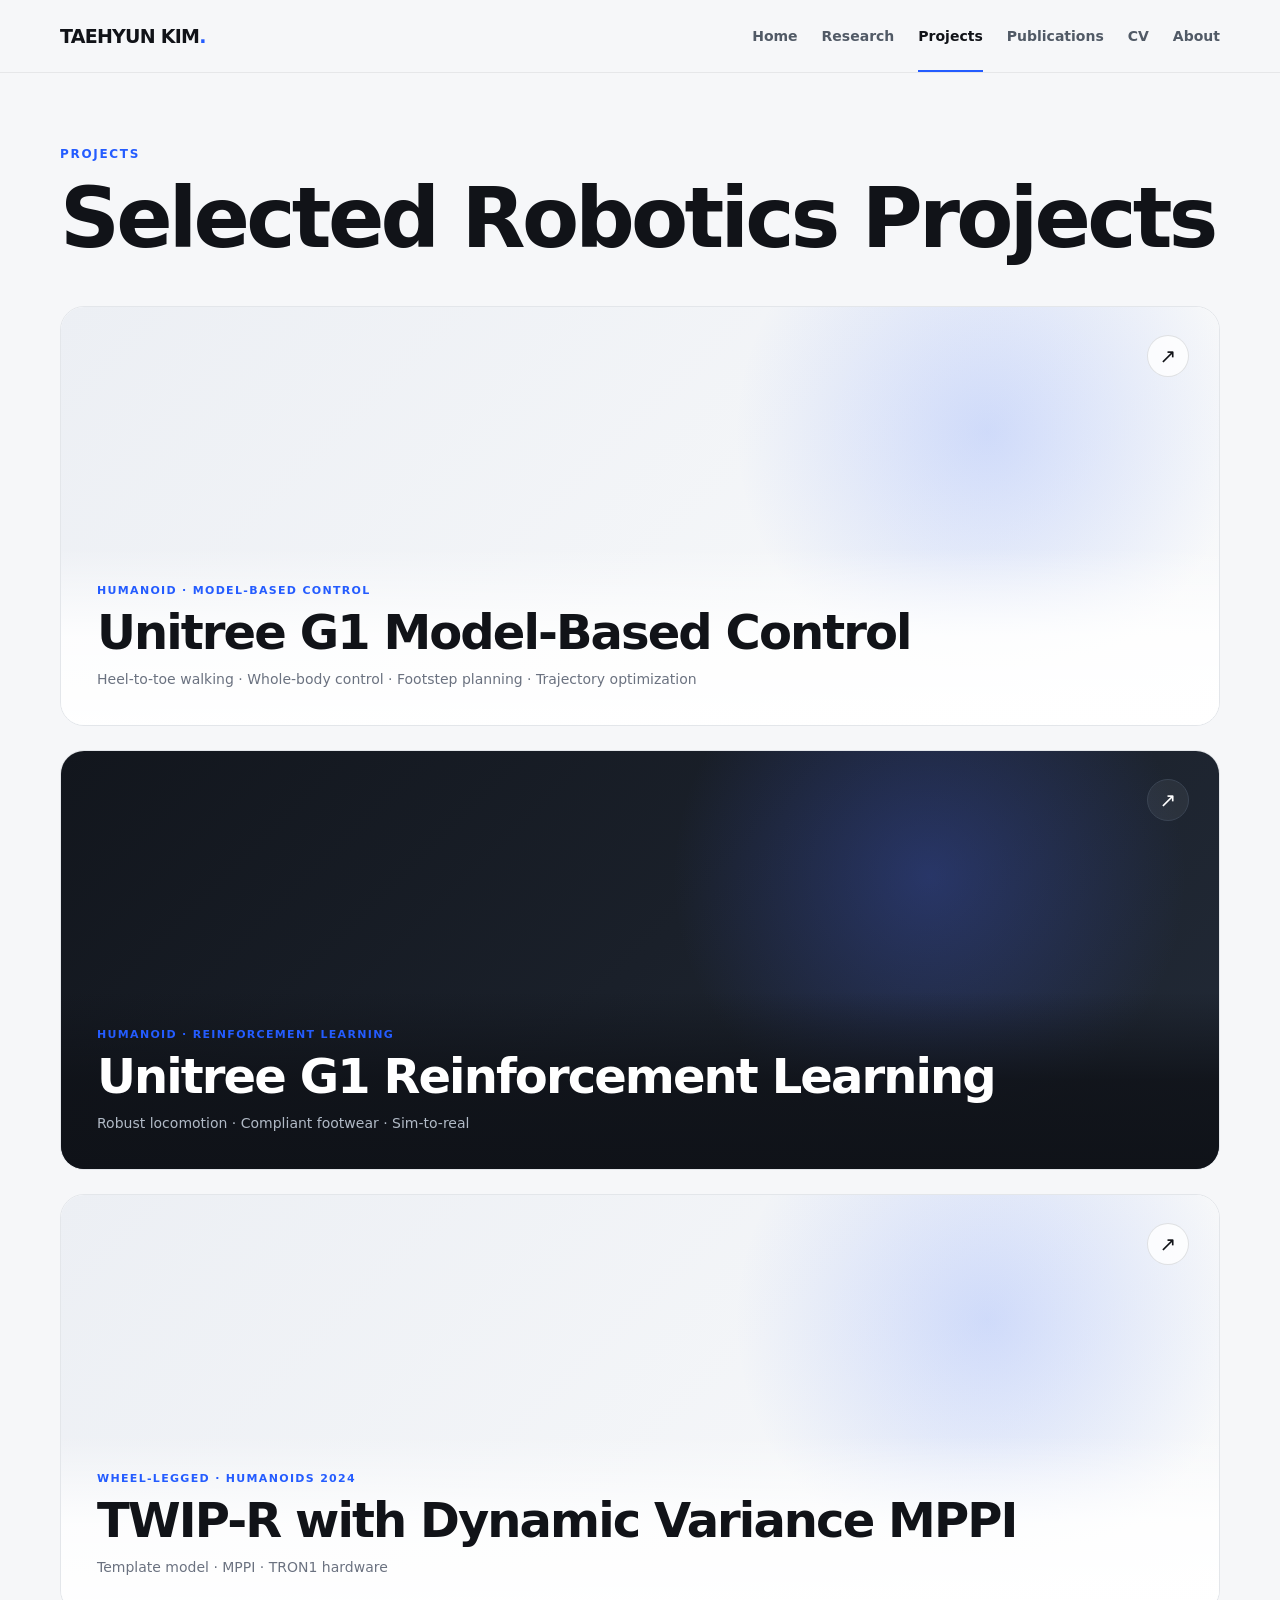
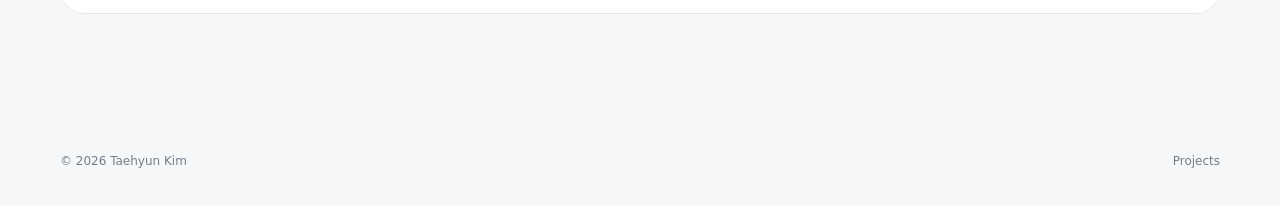
<file: projects.html>
<!doctype html>
<html lang="en">
<head>
<meta charset="utf-8">
<meta name="viewport" content="width=device-width,initial-scale=1">
<title>Projects | Taehyun Kim</title>
<link rel="stylesheet" href="styles.css">
<link rel="stylesheet" href="projects-video.css">
</head>
<body>
<header><div class="wrap"><nav>
<a class="brand" href="index.html">TAEHYUN KIM<b>.</b></a>
<div class="links">
<a href="index.html">Home</a>
<a href="research.html">Research</a>
<a class="active" href="projects.html">Projects</a>
<a href="publications.html">Publications</a>
<a href="cv.html">CV</a>
<a href="about.html">About</a>
</div></nav></div></header>

<main class="vp-page"><div class="wrap">
  <div class="vp-title">
    <div class="eyebrow">Projects</div>
    <h1>Selected Robotics Projects</h1>
  </div>

  <div class="vp-projects">
    <a class="vp-project" href="g1-model-based.html">
      <div class="vp-project-media"></div>
      <div class="vp-arrow">↗</div>
      <div class="vp-project-content">
        <div class="vp-kicker">Humanoid · Model-Based Control</div>
        <h2>Unitree G1 Model-Based Control</h2>
        <p>Heel-to-toe walking · Whole-body control · Footstep planning · Trajectory optimization</p>
      </div>
    </a>

    <a class="vp-project dark" href="g1-rl.html">
      <div class="vp-project-media"></div>
      <div class="vp-arrow">↗</div>
      <div class="vp-project-content">
        <div class="vp-kicker">Humanoid · Reinforcement Learning</div>
        <h2>Unitree G1 Reinforcement Learning</h2>
        <p>Robust locomotion · Compliant footwear · Sim-to-real</p>
      </div>
    </a>

    <a class="vp-project" href="twipr-mppi.html">
      <div class="vp-project-media"></div>
      <div class="vp-arrow">↗</div>
      <div class="vp-project-content">
        <div class="vp-kicker">Wheel-Legged · Humanoids 2024</div>
        <h2>TWIP-R with Dynamic Variance MPPI</h2>
        <p>Template model · MPPI · TRON1 hardware</p>
      </div>
    </a>
  </div>
</div></main>

<footer><div class="wrap foot"><span>© 2026 Taehyun Kim</span><span>Projects</span></div></footer>
</body>
</html>
</file>
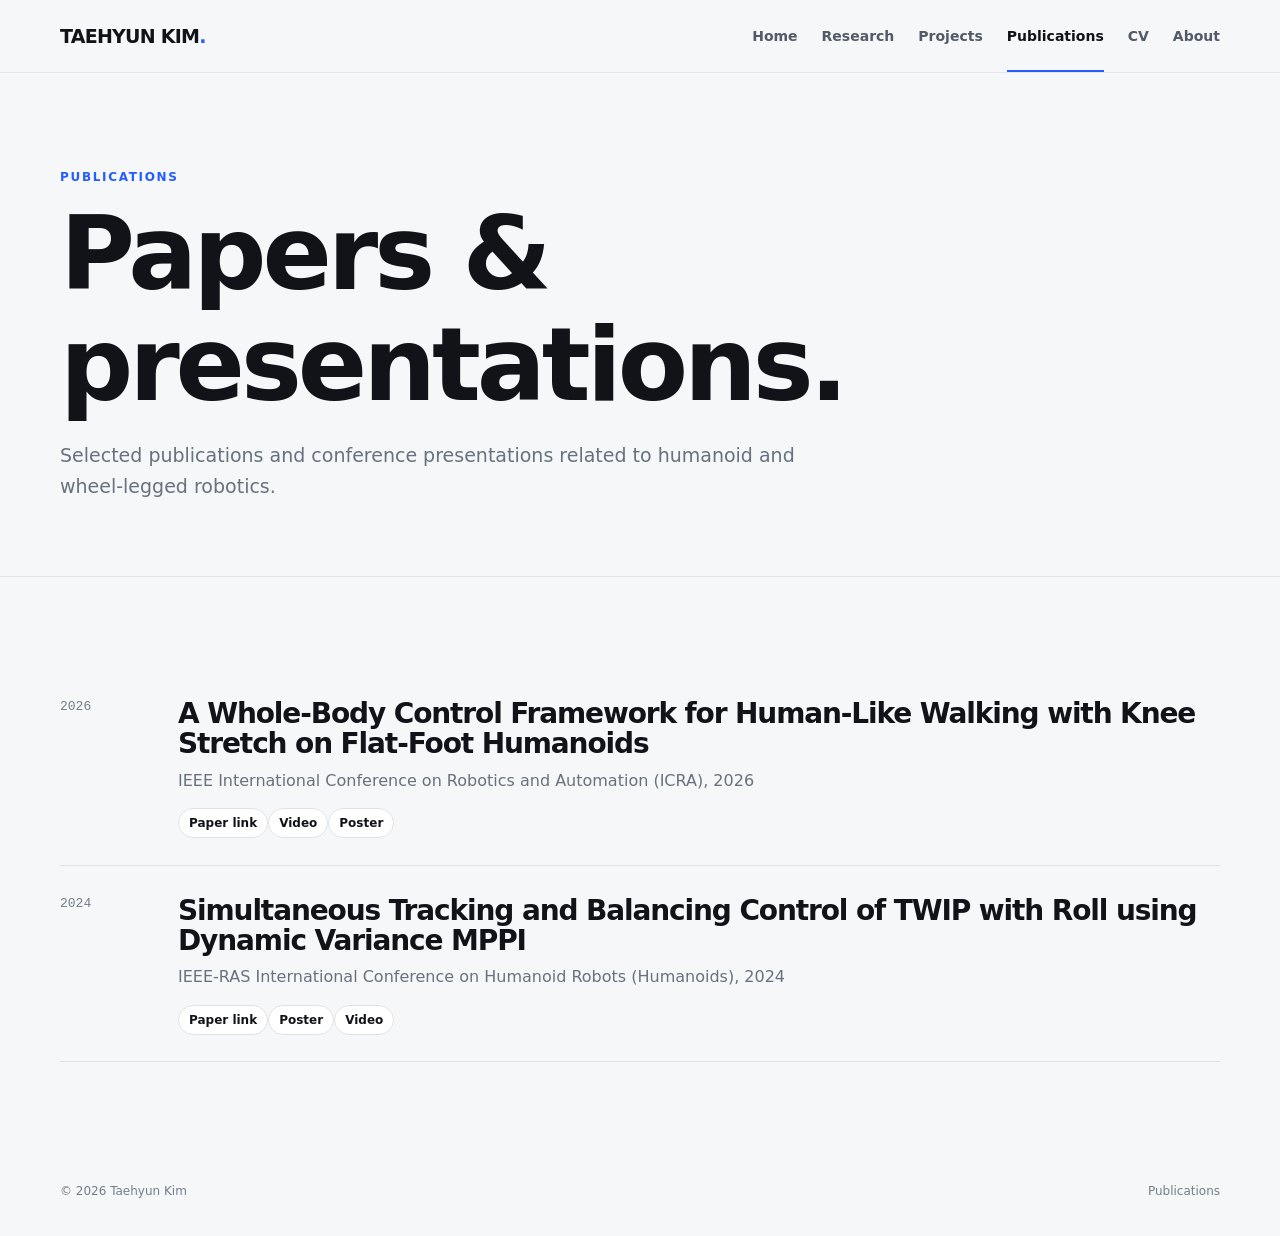
<file: publications.html>
<!doctype html><html lang="en"><head><meta charset="utf-8"><meta name="viewport" content="width=device-width,initial-scale=1"><title>Publications | Taehyun Kim</title><link rel="stylesheet" href="styles.css"></head><body>
<header><div class="wrap"><nav><a class="brand" href="index.html">TAEHYUN KIM<b>.</b></a><div class="links"><a href="index.html">Home</a><a href="research.html">Research</a><a href="projects.html">Projects</a><a class="active" href="publications.html">Publications</a><a href="cv.html">CV</a><a href="about.html">About</a></div></nav></div></header>
<main><section class="page-hero"><div class="wrap"><div class="eyebrow">Publications</div><h1>Papers &amp; presentations.</h1><p>Selected publications and conference presentations related to humanoid and wheel-legged robotics.</p></div></section>
<section class="section"><div class="wrap"><article class="pub-item"><div class="year">2026</div><div><h3>A Whole-Body Control Framework for Human-Like Walking with Knee Stretch on Flat-Foot Humanoids</h3><p>IEEE International Conference on Robotics and Automation (ICRA), 2026</p><div class="linksrow"><span class="mini">Paper link</span><span class="mini">Video</span><span class="mini">Poster</span></div></div></article><article class="pub-item"><div class="year">2024</div><div><h3>Simultaneous Tracking and Balancing Control of TWIP with Roll using Dynamic Variance MPPI</h3><p>IEEE-RAS International Conference on Humanoid Robots (Humanoids), 2024</p><div class="linksrow"><span class="mini">Paper link</span><span class="mini">Poster</span><span class="mini">Video</span></div></div></article></div></section>
</main><footer><div class="wrap foot"><span>© 2026 Taehyun Kim</span><span>Publications</span></div></footer></body></html>
</file>
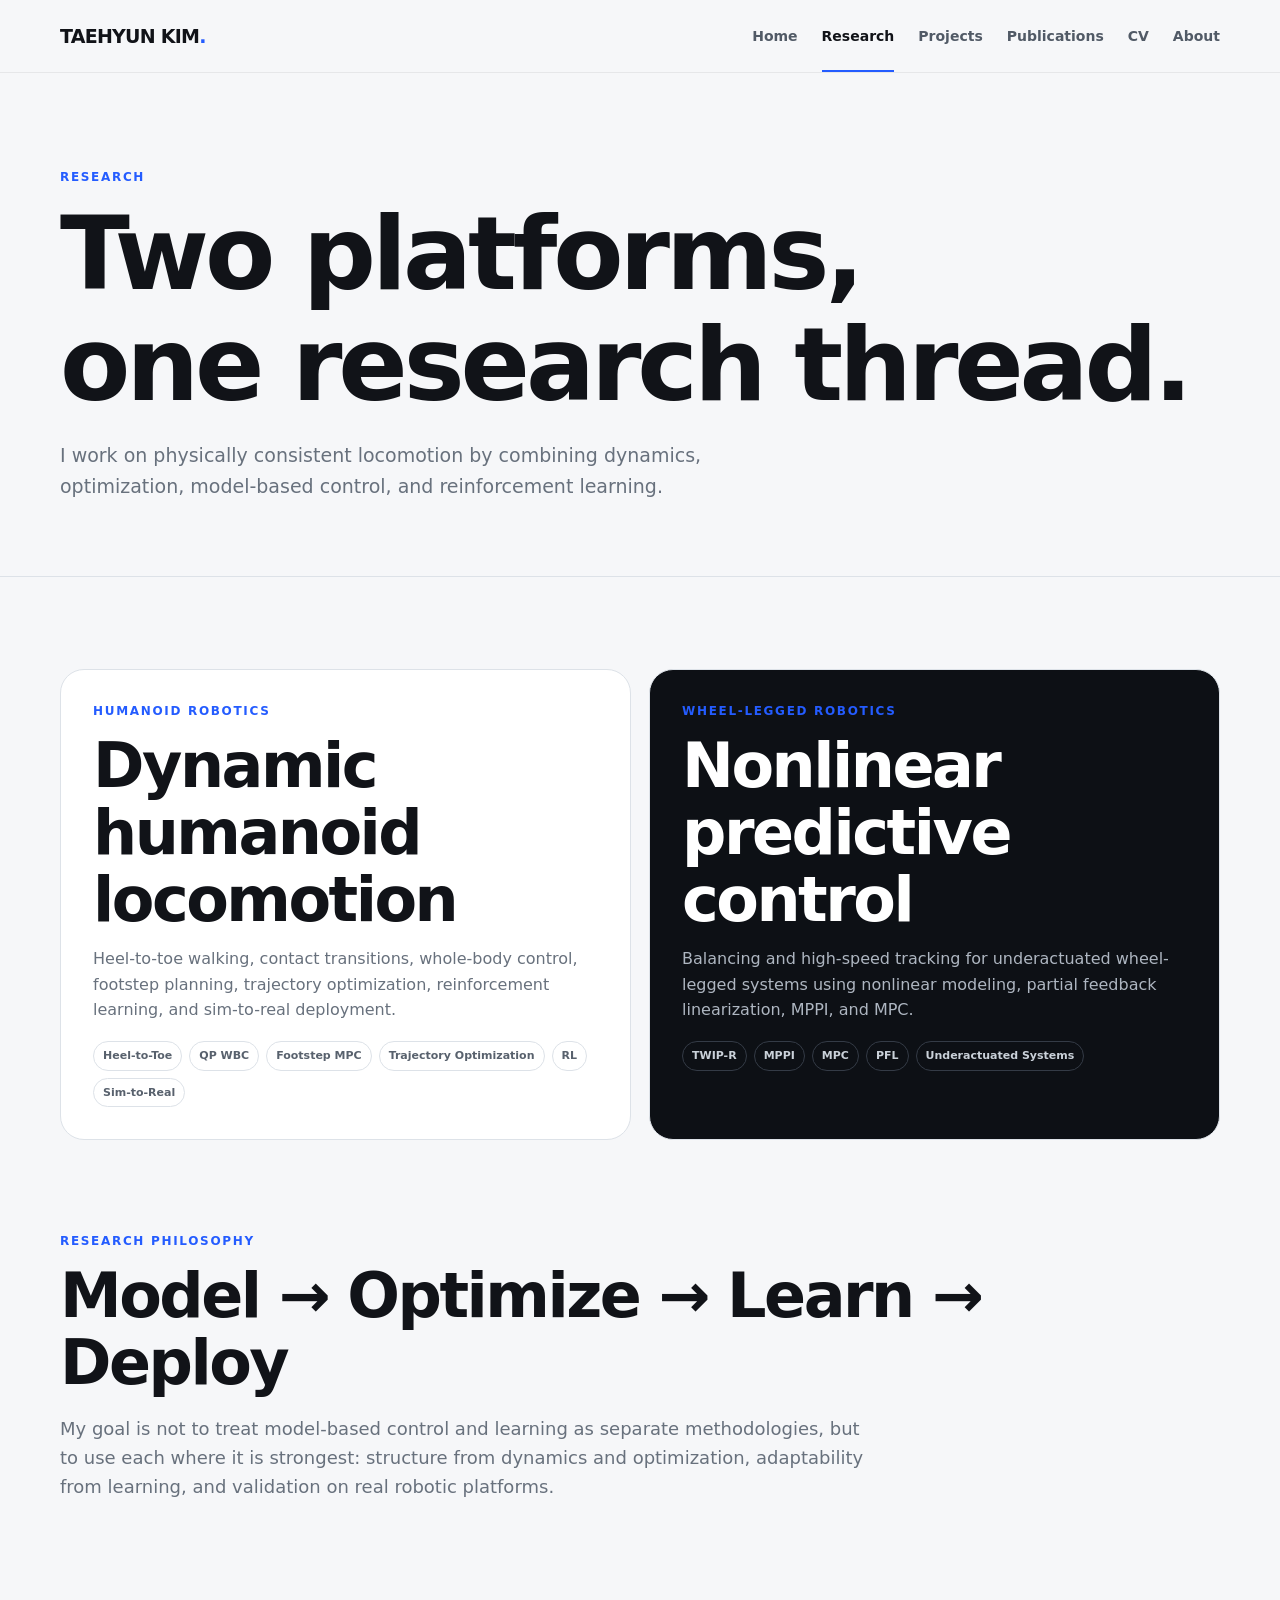
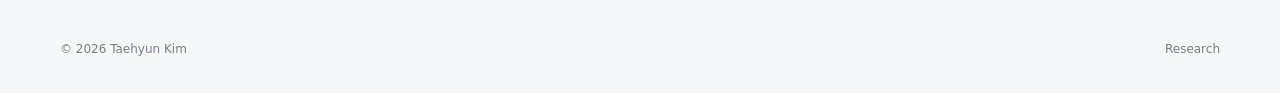
<file: research.html>
<!doctype html><html lang="en"><head><meta charset="utf-8"><meta name="viewport" content="width=device-width,initial-scale=1"><title>Research | Taehyun Kim</title><link rel="stylesheet" href="styles.css"></head><body>
<header><div class="wrap"><nav><a class="brand" href="index.html">TAEHYUN KIM<b>.</b></a><div class="links"><a href="index.html">Home</a><a class="active" href="research.html">Research</a><a href="projects.html">Projects</a><a href="publications.html">Publications</a><a href="cv.html">CV</a><a href="about.html">About</a></div></nav></div></header>
<main><section class="page-hero"><div class="wrap"><div class="eyebrow">Research</div><h1>Two platforms,<br>one research thread.</h1><p>I work on physically consistent locomotion by combining dynamics, optimization, model-based control, and reinforcement learning.</p></div></section>
<section class="section"><div class="wrap grid-2"><article class="card"><div class="eyebrow">Humanoid Robotics</div><h2>Dynamic humanoid locomotion</h2><p>Heel-to-toe walking, contact transitions, whole-body control, footstep planning, trajectory optimization, reinforcement learning, and sim-to-real deployment.</p><div class="tags"><span>Heel-to-Toe</span><span>QP WBC</span><span>Footstep MPC</span><span>Trajectory Optimization</span><span>RL</span><span>Sim-to-Real</span></div></article><article class="card dark"><div class="eyebrow">Wheel-Legged Robotics</div><h2>Nonlinear predictive control</h2><p>Balancing and high-speed tracking for underactuated wheel-legged systems using nonlinear modeling, partial feedback linearization, MPPI, and MPC.</p><div class="tags"><span>TWIP-R</span><span>MPPI</span><span>MPC</span><span>PFL</span><span>Underactuated Systems</span></div></article></div></section>
<section class="section" style="padding-top:0"><div class="wrap"><div class="eyebrow">Research Philosophy</div><h2>Model → Optimize → Learn → Deploy</h2><p class="muted" style="max-width:820px;font-size:18px;margin-top:18px">My goal is not to treat model-based control and learning as separate methodologies, but to use each where it is strongest: structure from dynamics and optimization, adaptability from learning, and validation on real robotic platforms.</p></div></section>
</main><footer><div class="wrap foot"><span>© 2026 Taehyun Kim</span><span>Research</span></div></footer></body></html>
</file>
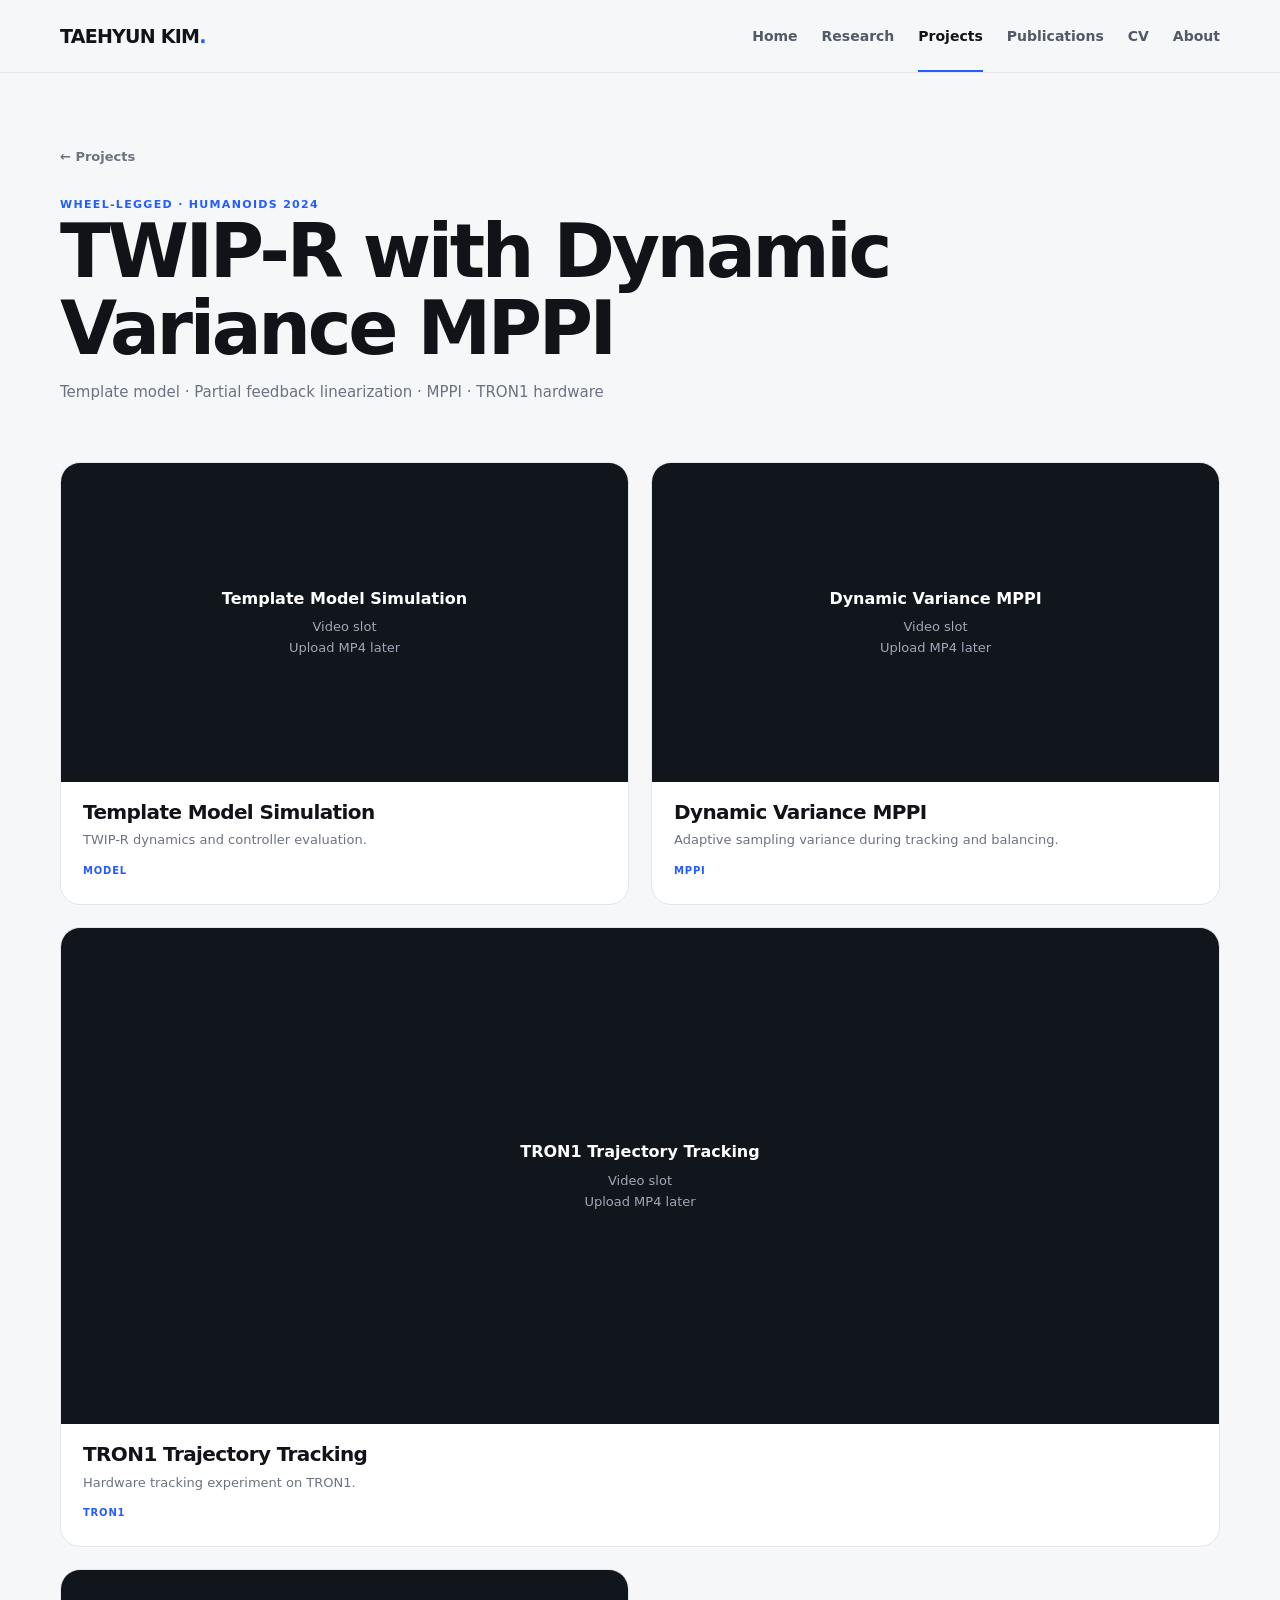
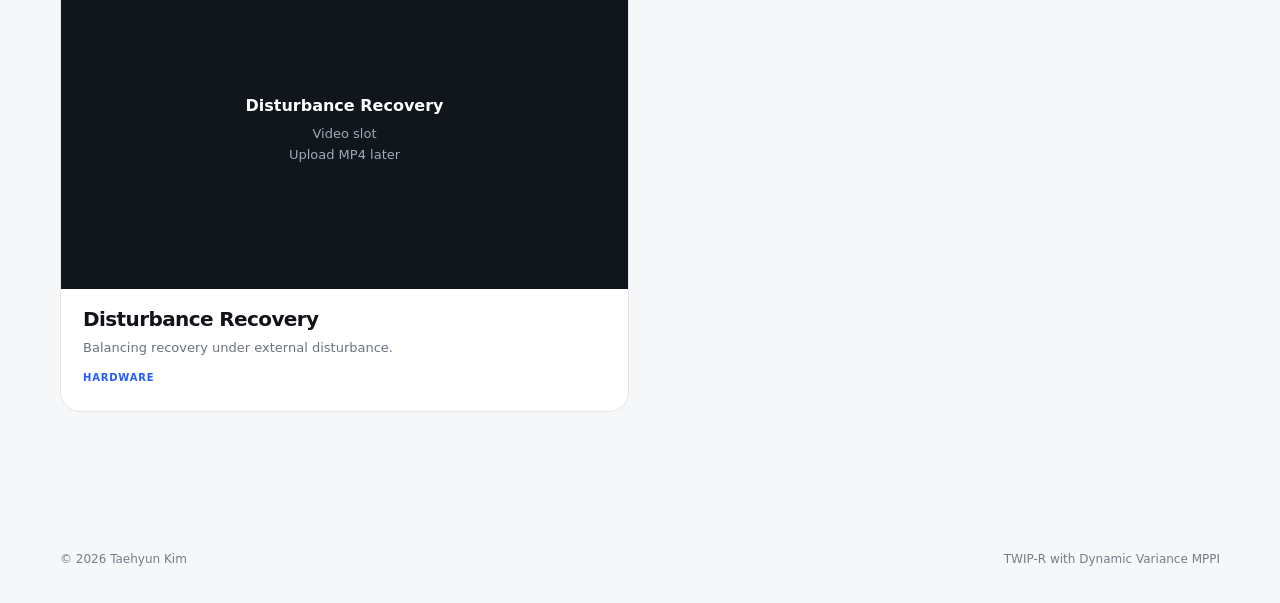
<file: twipr-mppi.html>
<!doctype html>
<html lang="en">
<head>
<meta charset="utf-8">
<meta name="viewport" content="width=device-width,initial-scale=1">
<title>TWIP-R with Dynamic Variance MPPI | Taehyun Kim</title>
<link rel="stylesheet" href="styles.css">
<link rel="stylesheet" href="projects-video.css">
</head>
<body>
<header><div class="wrap"><nav>
<a class="brand" href="index.html">TAEHYUN KIM<b>.</b></a>
<div class="links">
<a href="index.html">Home</a>
<a href="research.html">Research</a>
<a class="active" href="projects.html">Projects</a>
<a href="publications.html">Publications</a>
<a href="cv.html">CV</a>
<a href="about.html">About</a>
</div></nav></div></header>

<main>
<section class="vp-detail-head"><div class="wrap">
<a class="vp-back" href="projects.html">← Projects</a>
<div class="vp-kicker">Wheel-Legged · Humanoids 2024</div>
<h1>TWIP-R with Dynamic Variance MPPI</h1>
<div class="vp-detail-meta">Template model · Partial feedback linearization · MPPI · TRON1 hardware</div>
</div></section>

<section class="vp-page" style="padding-top:20px"><div class="wrap">
<div class="vp-video-grid">

        <article class="vp-video-card">
          <div class="vp-video-frame"><div><strong>Template Model Simulation</strong>Video slot<br>Upload MP4 later</div></div>
          <div class="vp-video-info">
            <h3>Template Model Simulation</h3>
            <p>TWIP-R dynamics and controller evaluation.</p>
            <span class="tag">MODEL</span>
          </div>
        </article>
        <article class="vp-video-card">
          <div class="vp-video-frame"><div><strong>Dynamic Variance MPPI</strong>Video slot<br>Upload MP4 later</div></div>
          <div class="vp-video-info">
            <h3>Dynamic Variance MPPI</h3>
            <p>Adaptive sampling variance during tracking and balancing.</p>
            <span class="tag">MPPI</span>
          </div>
        </article>
        <article class="vp-video-card vp-wide">
          <div class="vp-video-frame"><div><strong>TRON1 Trajectory Tracking</strong>Video slot<br>Upload MP4 later</div></div>
          <div class="vp-video-info">
            <h3>TRON1 Trajectory Tracking</h3>
            <p>Hardware tracking experiment on TRON1.</p>
            <span class="tag">TRON1</span>
          </div>
        </article>
        <article class="vp-video-card">
          <div class="vp-video-frame"><div><strong>Disturbance Recovery</strong>Video slot<br>Upload MP4 later</div></div>
          <div class="vp-video-info">
            <h3>Disturbance Recovery</h3>
            <p>Balancing recovery under external disturbance.</p>
            <span class="tag">HARDWARE</span>
          </div>
        </article>
</div>
</div></section>
</main>

<footer><div class="wrap foot"><span>© 2026 Taehyun Kim</span><span>TWIP-R with Dynamic Variance MPPI</span></div></footer>
</body>
</html>
</file>
<file: styles.css>
:root{
  --bg:#f6f7f9;--paper:#fff;--ink:#111318;--muted:#68717d;--line:#dde2e8;--blue:#245cff;--dark:#0d1015;--r:24px;
}
*{box-sizing:border-box}html{scroll-behavior:smooth}body{margin:0;font-family:Inter,system-ui,-apple-system,BlinkMacSystemFont,"Segoe UI",sans-serif;background:var(--bg);color:var(--ink);line-height:1.6}a{text-decoration:none;color:inherit}img,video{max-width:100%;display:block}.wrap{width:min(1160px,calc(100% - 40px));margin:auto}.section{padding:92px 0}.eyebrow{font-size:12px;font-weight:800;letter-spacing:.14em;color:var(--blue);text-transform:uppercase;margin-bottom:12px}h1,h2,h3{margin:0;line-height:1.08;letter-spacing:-.04em}h1{font-size:clamp(56px,8vw,104px)}h2{font-size:clamp(38px,5vw,62px)}h3{font-size:28px}.muted{color:var(--muted)}
header{position:sticky;top:0;z-index:50;background:rgba(246,247,249,.92);backdrop-filter:blur(16px);border-bottom:1px solid rgba(17,19,24,.07)}nav{height:72px;display:flex;align-items:center;justify-content:space-between}.brand{font-size:19px;font-weight:800;letter-spacing:-.04em}.brand b{color:var(--blue)}.links{display:flex;gap:24px;font-size:14px;font-weight:650;color:#515a66}.links a{padding:25px 0 22px;border-bottom:2px solid transparent}.links a:hover,.links a.active{color:var(--ink);border-bottom-color:var(--blue)}
.hero{min-height:calc(100vh - 72px);display:flex;align-items:center;background:linear-gradient(rgba(36,92,255,.05) 1px,transparent 1px),linear-gradient(90deg,rgba(36,92,255,.05) 1px,transparent 1px),#f8f9fb;background-size:52px 52px}.hero-grid{display:grid;grid-template-columns:1.05fr .95fr;gap:54px;align-items:center}.identity{margin:18px 0 22px}.name{font-size:clamp(28px,3vw,42px);font-weight:800}.role{font-size:17px;font-weight:650;margin-top:6px}.lab{font-size:14px;color:var(--muted);margin-top:4px}.hero h1 span{color:var(--blue)}.lead{font-size:20px;color:var(--muted);max-width:730px;margin:26px 0}.actions{display:flex;gap:12px;flex-wrap:wrap}.btn{display:inline-flex;align-items:center;justify-content:center;padding:12px 18px;border-radius:999px;font-size:14px;font-weight:700;border:1px solid var(--line);background:#fff}.btn.primary{background:var(--ink);color:#fff;border-color:var(--ink)}.hero-media{background:var(--dark);border-radius:30px;min-height:510px;padding:20px;display:flex;flex-direction:column;justify-content:space-between;box-shadow:0 28px 80px rgba(20,30,50,.16)}.media-top{display:flex;justify-content:space-between;color:#aeb6c1;font:12px monospace}.media-stage{flex:1;display:grid;place-items:center;position:relative}.robot-mark{font-size:94px;color:#86a3ff;filter:drop-shadow(0 0 28px rgba(36,92,255,.4))}.trajectory{position:absolute;width:72%;height:42%;border:2px solid rgba(92,126,255,.45);border-radius:50%;transform:rotate(-12deg)}.media-caption{color:#fff}.media-caption strong{display:block;font-size:20px}.media-caption span{font-size:13px;color:#9ba5b3}
.quick-grid{display:grid;grid-template-columns:repeat(3,1fr);gap:18px}.quick-card{background:#fff;border:1px solid var(--line);border-radius:22px;padding:28px;transition:.2s}.quick-card:hover{transform:translateY(-3px);box-shadow:0 14px 40px rgba(20,30,50,.08)}.quick-card .idx{font:12px monospace;color:#89929e}.quick-card h3{margin:42px 0 12px}.quick-card p{color:var(--muted);font-size:15px}.quick-card .go{display:inline-block;margin-top:18px;color:var(--blue);font-weight:700;font-size:13px}
.page-hero{padding:95px 0 56px;border-bottom:1px solid var(--line)}.page-hero p{font-size:19px;color:var(--muted);max-width:760px;margin-top:20px}.grid-2{display:grid;grid-template-columns:repeat(2,1fr);gap:18px}.card{background:#fff;border:1px solid var(--line);border-radius:24px;padding:32px}.card.dark{background:var(--dark);color:#fff}.card p{color:var(--muted);margin-top:12px}.card.dark p{color:#aeb6c1}.tags{display:flex;gap:7px;flex-wrap:wrap;margin-top:18px}.tags span{font-size:11px;font-weight:700;border:1px solid var(--line);border-radius:999px;padding:5px 9px;color:#58616d}.dark .tags span{border-color:#343b46;color:#cad1d9}
.project-grid{display:grid;grid-template-columns:repeat(2,1fr);gap:18px}.project{background:#fff;border:1px solid var(--line);border-radius:24px;overflow:hidden}.visual{height:210px;display:grid;place-items:center;font-size:64px;font-weight:800}.v1{background:linear-gradient(135deg,#dfe8ff,#f8faff)}.v2{background:linear-gradient(135deg,#efe7ff,#fbf9ff)}.v3{background:linear-gradient(135deg,#e6f6ef,#fbfdfc)}.v4{background:linear-gradient(135deg,#e9edf4,#fafbfc)}.v5{background:linear-gradient(135deg,#fff1d9,#fffaf1)}.v6{background:linear-gradient(135deg,#e9edff,#fafbff)}.project .body{padding:26px}.project .meta{font-size:10px;font-weight:800;letter-spacing:.1em;color:var(--blue);margin-bottom:8px}.project p{color:var(--muted);margin-top:10px}.project .linksrow{display:flex;gap:10px;margin-top:18px}.mini{font-size:12px;font-weight:700;border:1px solid var(--line);border-radius:999px;padding:7px 10px;background:#fff}
.pub-item{display:grid;grid-template-columns:90px 1fr;gap:28px;padding:30px 0;border-bottom:1px solid var(--line)}.year{font:13px monospace;color:#737d89}.pub-item p{color:var(--muted);margin-top:8px}.cv-grid{display:grid;grid-template-columns:260px 1fr;gap:54px}.cv-side{position:sticky;top:110px;height:max-content}.cv-block{padding:26px 0;border-bottom:1px solid var(--line)}.cv-block h3{font-size:22px;margin-bottom:10px}.cv-block p{color:var(--muted)}.timeline{display:grid;gap:18px}.timeline .item{display:grid;grid-template-columns:150px 1fr;gap:18px}.timeline .item strong{font-size:14px}.timeline .item p{color:var(--muted)}
.video-slot{aspect-ratio:16/9;border:1px dashed #b9c2ce;border-radius:20px;background:#fbfcfd;display:grid;place-items:center;text-align:center;padding:20px;color:#727c88}.video-slot strong{display:block;color:#333a43;margin-bottom:4px}.about-grid{display:grid;grid-template-columns:1fr 1fr;gap:60px}.about-grid p{font-size:18px;color:var(--muted)}.contactbox{background:var(--dark);color:#fff;border-radius:28px;padding:42px}.contactbox p{color:#aeb6c1;margin-top:12px}.contactlinks{display:flex;gap:12px;flex-wrap:wrap;margin-top:24px}.contactlinks a{border:1px solid #353c47;border-radius:999px;padding:10px 14px;font-size:13px}
footer{padding:28px 0 34px;color:#747e8a;font-size:12px}.foot{display:flex;justify-content:space-between}
@media(max-width:860px){.links{gap:12px;font-size:12px;overflow-x:auto}.links a{white-space:nowrap}.hero-grid,.grid-2,.project-grid,.quick-grid,.about-grid,.cv-grid{grid-template-columns:1fr}.hero-media{min-height:360px}.section{padding:72px 0}.timeline .item{grid-template-columns:1fr}.pub-item{grid-template-columns:70px 1fr}.cv-side{position:static}.foot{display:block}.foot span{display:block;margin-top:4px}}
</file>
<file: home-social.css>
/* Home social links */
.social-links{
  display:flex;
  align-items:center;
  gap:22px;
  flex-wrap:wrap;
  margin-top:24px;
}

.social-link{
  display:inline-flex;
  align-items:center;
  gap:8px;
  color:#515a66;
  font-size:13px;
  font-weight:650;
  transition:color .18s ease, transform .18s ease;
}

.social-link:hover{
  color:var(--ink);
  transform:translateY(-1px);
}

.social-icon{
  width:28px;
  height:28px;
  display:grid;
  place-items:center;
}

.social-icon svg{
  width:23px;
  height:23px;
  fill:none;
  stroke:currentColor;
  stroke-width:1.8;
  stroke-linecap:round;
  stroke-linejoin:round;
}

.youtube-icon svg path{
  fill:currentColor;
  stroke:none;
}

.linkedin-icon svg circle{
  fill:currentColor;
  stroke:none;
}

@media(max-width:700px){
  .social-links{
    gap:16px;
  }

  .social-link{
    font-size:12px;
  }
}
</file>
<file: projects-video.css>
/* Video-first project pages */
:root{
  --vp-bg:#f7f8fa;
  --vp-paper:#ffffff;
  --vp-ink:#121417;
  --vp-muted:#6b7280;
  --vp-line:#e3e6ea;
  --vp-dark:#101318;
  --vp-blue:#245cff;
}
.vp-page{padding:72px 0 110px}
.vp-title{margin-bottom:44px}
.vp-title h1{font-size:clamp(46px,6.5vw,84px);letter-spacing:-.045em;line-height:1.03;margin:0}
.vp-title p{margin:16px 0 0;color:var(--vp-muted);font-size:17px;max-width:720px}

.vp-projects{display:grid;grid-template-columns:1fr;gap:24px}
.vp-project{
  position:relative;
  display:block;
  min-height:420px;
  border-radius:24px;
  overflow:hidden;
  border:1px solid var(--vp-line);
  background:#fff;
  transition:transform .2s ease, box-shadow .2s ease;
}
.vp-project:hover{transform:translateY(-3px);box-shadow:0 16px 42px rgba(15,23,42,.08)}
.vp-project-media{
  position:absolute;inset:0;
  background:
    radial-gradient(circle at 80% 30%, rgba(36,92,255,.18), transparent 26%),
    linear-gradient(135deg,#eceff4,#f9fafb);
}
.vp-project.dark .vp-project-media{
  background:
    radial-gradient(circle at 75% 30%, rgba(72,105,255,.28), transparent 28%),
    linear-gradient(135deg,#12161d,#222a37);
}
.vp-project-content{
  position:absolute;left:0;right:0;bottom:0;
  padding:34px 36px;
  background:linear-gradient(to top, rgba(255,255,255,.98), rgba(255,255,255,.86), transparent);
}
.vp-project.dark .vp-project-content{
  color:#fff;
  background:linear-gradient(to top, rgba(15,18,24,.98), rgba(15,18,24,.86), transparent);
}
.vp-kicker{font-size:11px;font-weight:800;letter-spacing:.12em;text-transform:uppercase;color:var(--vp-blue)}
.vp-project h2{font-size:clamp(30px,4vw,48px);margin:7px 0 0;letter-spacing:-.04em}
.vp-project p{margin:10px 0 0;color:var(--vp-muted);font-size:14px}
.vp-project.dark p{color:#b1bac6}
.vp-arrow{position:absolute;right:30px;top:28px;width:42px;height:42px;border-radius:50%;display:grid;place-items:center;border:1px solid rgba(17,24,39,.12);background:rgba(255,255,255,.8);font-size:20px}
.vp-project.dark .vp-arrow{border-color:#3a4453;background:rgba(255,255,255,.06);color:#fff}

.vp-detail-head{padding:70px 0 38px}
.vp-back{display:inline-block;font-size:13px;font-weight:700;color:var(--vp-muted);margin-bottom:28px}
.vp-detail-head h1{font-size:clamp(42px,6vw,74px);margin:0;letter-spacing:-.045em;line-height:1.03}
.vp-detail-meta{margin-top:14px;color:var(--vp-muted);font-size:15px}

.vp-video-grid{display:grid;grid-template-columns:repeat(2,1fr);gap:22px}
.vp-video-card{background:#fff;border:1px solid var(--vp-line);border-radius:20px;overflow:hidden}
.vp-video-frame{
  aspect-ratio:16/9;
  background:#11151c;
  display:grid;
  place-items:center;
  color:#9fa9b7;
  font-size:13px;
  text-align:center;
  padding:20px;
}
.vp-video-frame strong{display:block;color:#fff;font-size:16px;margin-bottom:6px}
.vp-video-frame video{width:100%;height:100%;object-fit:cover;background:#000}
.vp-video-info{padding:20px 22px 22px}
.vp-video-info h3{font-size:20px;margin:0;letter-spacing:-.03em}
.vp-video-info p{font-size:13px;color:var(--vp-muted);margin:7px 0 0}
.vp-video-info .tag{display:inline-block;margin-top:12px;font-size:10px;font-weight:800;letter-spacing:.08em;color:var(--vp-blue)}

.vp-wide{grid-column:1/-1}
.vp-wide .vp-video-frame{aspect-ratio:21/9}

@media(max-width:800px){
  .vp-video-grid{grid-template-columns:1fr}
  .vp-project{min-height:330px}
  .vp-project-content{padding:26px}
  .vp-wide{grid-column:auto}
  .vp-wide .vp-video-frame{aspect-ratio:16/9}
}
</file>
<file: g1-video-fix.css>
/* G1 video gallery ratio fix */

.g1-gallery{
  display:flex;
  flex-direction:column;
  gap:42px;
}

.g1-section-label{
  font-size:11px;
  font-weight:800;
  letter-spacing:.12em;
  text-transform:uppercase;
  color:var(--blue);
  margin-bottom:16px;
}

/* Shorts / portrait videos */
.portrait-gallery{
  display:flex;
  gap:22px;
  flex-wrap:wrap;
}

.video-card-portrait{
  width:min(360px,100%);
  background:#fff;
  border:1px solid var(--line);
  border-radius:20px;
  overflow:hidden;
}

.video-frame-portrait{
  width:100%;
  aspect-ratio:9 / 16;
  background:#0f1319;
}

.video-frame-portrait iframe{
  width:100%;
  height:100%;
  display:block;
  border:0;
}

/* Standard landscape research videos */
.landscape-gallery{
  display:grid;
  grid-template-columns:repeat(2,minmax(0,1fr));
  gap:20px;
}

.video-card-landscape{
  background:#fff;
  border:1px solid var(--line);
  border-radius:20px;
  overflow:hidden;
}

.video-frame-landscape{
  aspect-ratio:16 / 9;
  background:#10151c;
  display:grid;
  place-items:center;
  padding:20px;
  text-align:center;
  color:#8f99a7;
  font-size:13px;
}

.video-frame-landscape strong{
  display:block;
  color:#fff;
  margin-bottom:5px;
}

.video-info-clean{
  padding:18px 20px 20px;
}

.video-info-clean h3{
  font-size:18px;
  margin:0;
  letter-spacing:-.025em;
}

.video-info-clean p{
  margin:6px 0 0;
  font-size:13px;
  color:var(--muted);
}

.video-tag-clean{
  display:inline-block;
  margin-top:10px;
  font-size:10px;
  font-weight:800;
  letter-spacing:.08em;
  color:var(--blue);
}

@media(max-width:760px){
  .portrait-gallery{
    justify-content:center;
  }

  .video-card-portrait{
    width:min(320px,100%);
  }

  .landscape-gallery{
    grid-template-columns:1fr;
  }
}
</file>
